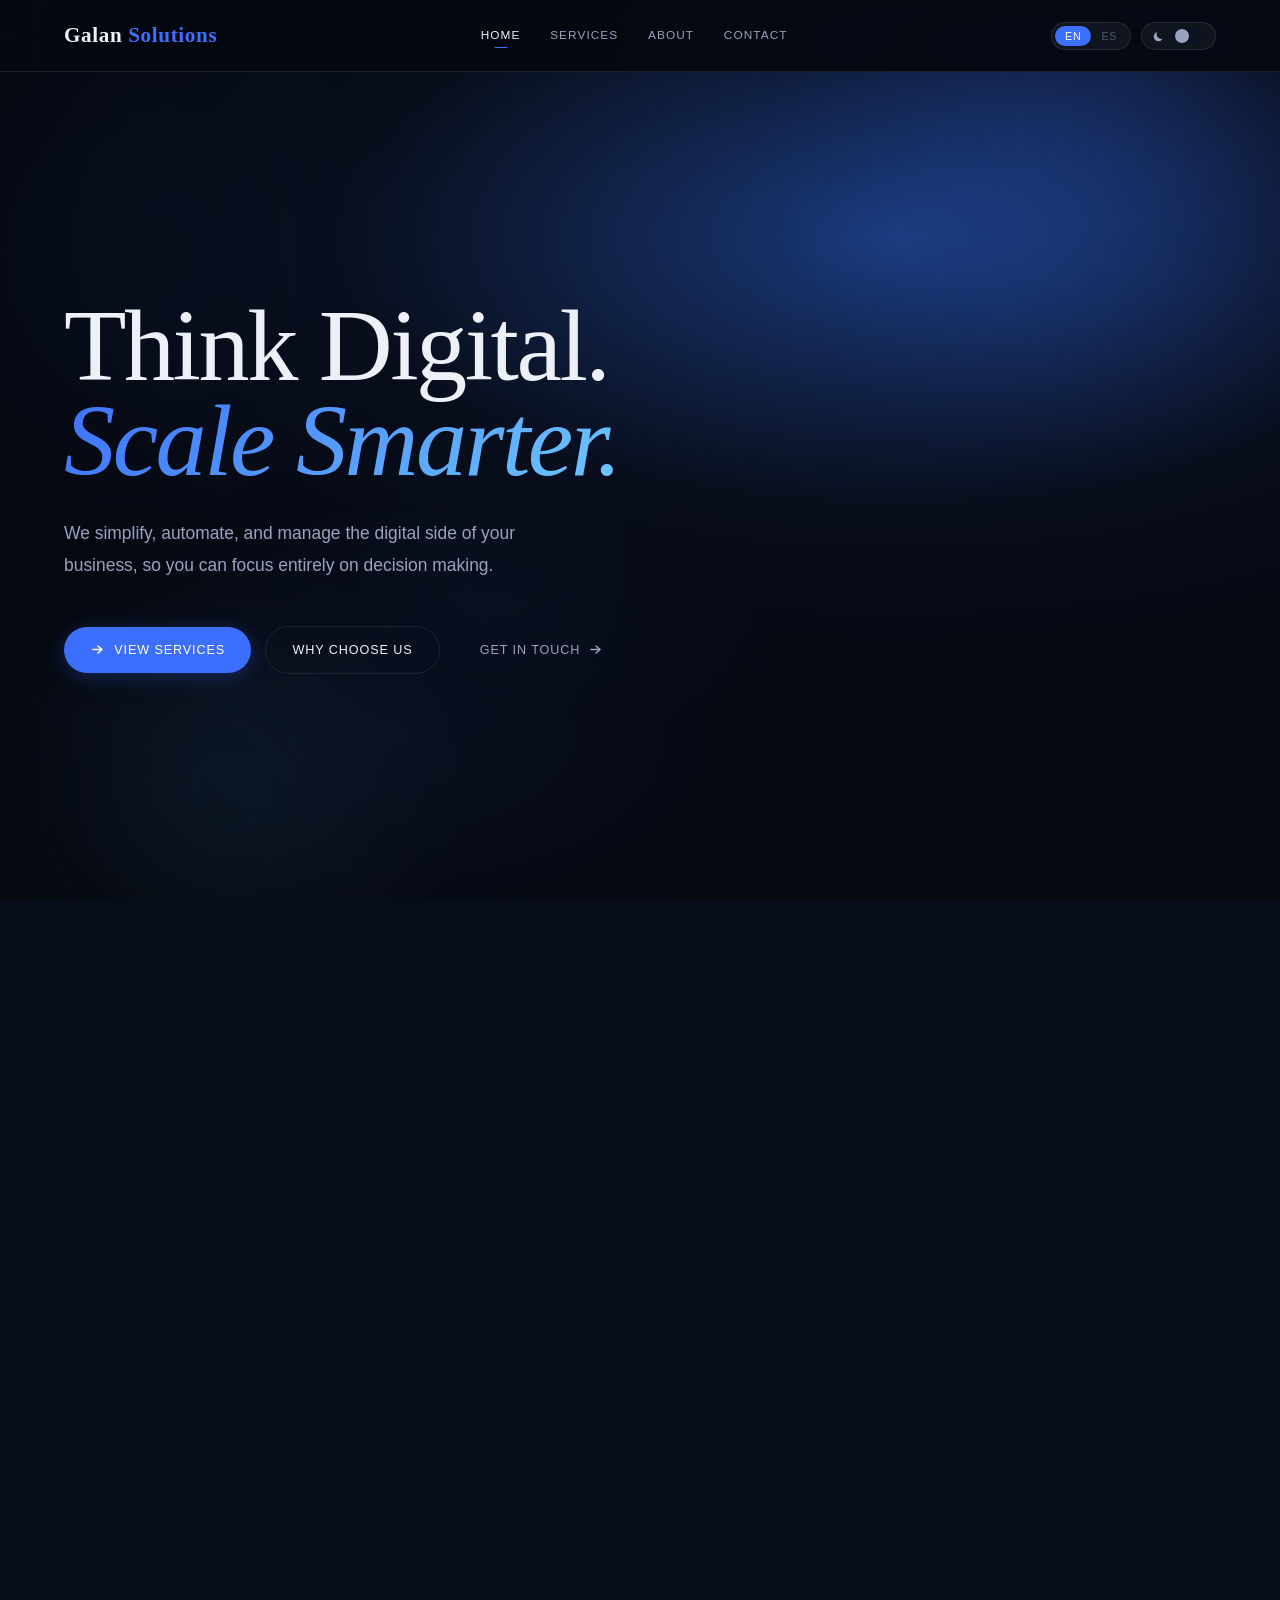
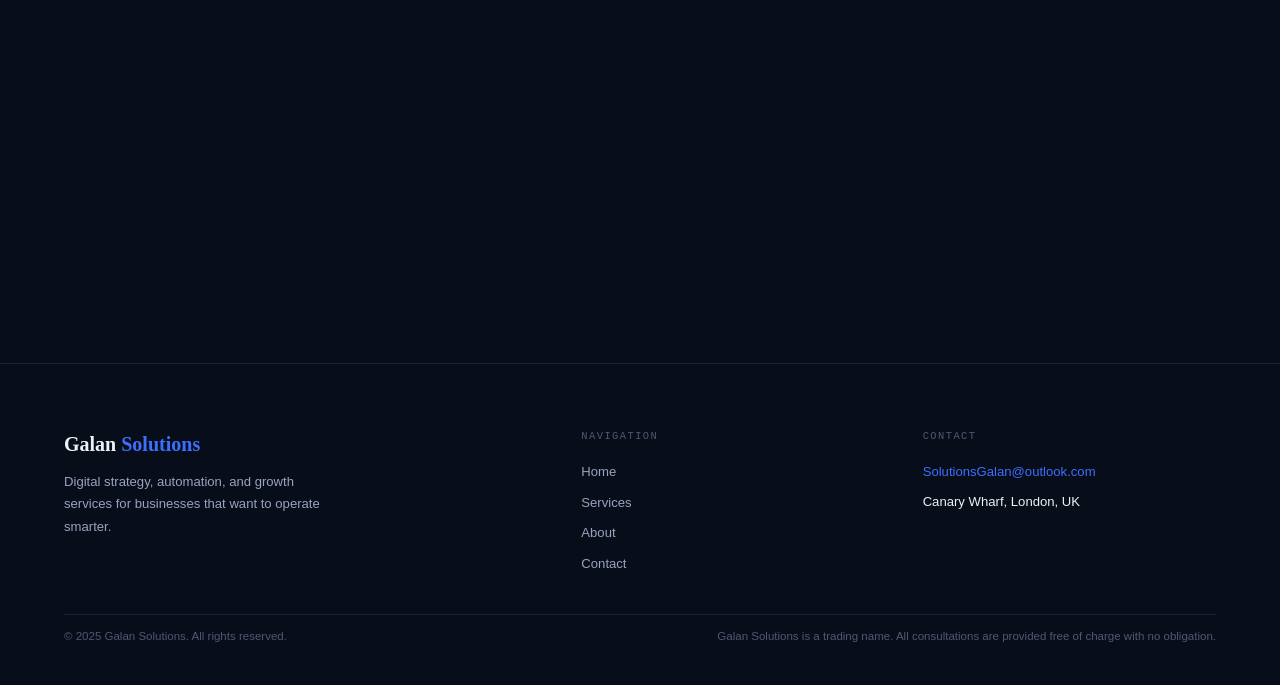
<file: index.html>
<!DOCTYPE html>
<html lang="en">
<head>
<meta charset="UTF-8"/>
<!--
  Content-Security-Policy (defence-in-depth). No 'unsafe-inline' and no
  'unsafe-eval': all JS is same-origin (theme-init.js, app.js) and all CSS is
  same-origin (styles.css) or Google Fonts. Any injected inline <script>,
  on*="" handler, or inline style is refused by the browser.
  Note: frame-ancestors / X-Frame-Options / Permissions-Policy / COOP/COEP/hCORP
  cannot be set on GitHub Pages (ignored in <meta>, no custom headers). See
  SECURITY.md. Clickjacking is mitigated by the framebusting guard in app.js.
-->
<meta http-equiv="Content-Security-Policy" content="default-src 'self'; base-uri 'self'; object-src 'none'; frame-src 'none'; worker-src 'none'; manifest-src 'self'; script-src 'self'; style-src 'self' https://fonts.googleapis.com; font-src https://fonts.gstatic.com; img-src 'self'; connect-src 'self' https://docs.google.com; form-action 'self'; upgrade-insecure-requests; block-all-mixed-content"/>
<meta name="referrer" content="no-referrer"/>
<meta name="viewport" content="width=device-width, initial-scale=1.0"/>
<title>Galan Solutions — Think Digital. Scale Smarter.</title>
<meta name="description" content="Premium digital agency helping entrepreneurs automate operations, improve marketing, and scale through AI and technology. Based in London."/>
<meta name="keywords" content="digital agency, AI automation, web design, marketing, London, business growth"/>
<meta property="og:title" content="Galan Solutions — Think Digital. Scale Smarter."/>
<meta property="og:description" content="Empowering businesses with smart digital systems that save time, streamline operations, and allow owners to focus on growth."/>
<meta property="og:type" content="website"/>
<link rel="preconnect" href="https://fonts.googleapis.com"/>
<link rel="preconnect" href="https://fonts.gstatic.com" crossorigin/>
<link href="https://fonts.googleapis.com/css2?family=Cormorant+Garamond:ital,wght@0,300;0,400;0,600;1,300;1,400&family=DM+Sans:opsz,wght@9..40,300;9..40,400;9..40,500&family=DM+Mono:wght@300;400&display=swap" rel="stylesheet"/>
<link rel="stylesheet" href="styles.css"/>
<script src="theme-init.js"></script>
</head>
<body>

<div class="overlay" id="overlay"></div>

<!-- NAV -->
<header class="nav" id="nav" role="banner">
  <a href="./" class="nav-brand"><span class="nav-brand-text">Galan <b>Solutions</b></span></a>
  <nav class="nav-links" role="navigation" aria-label="Primary">
    <a href="./" class="nav-a cur" data-sec="home">Home</a>
    <a href="services.html" class="nav-a" data-sec="services">Services</a>
    <a href="about.html" class="nav-a" data-sec="about">About</a>
    <a href="contact.html" class="nav-a" data-sec="contact">Contact</a>
  </nav>
  <div class="nav-r">
    <div class="lang-sw" role="group" aria-label="Language">
      <button class="lbtn on" data-lang="en" aria-label="English">EN</button>
      <button class="lbtn" data-lang="es" aria-label="Español">ES</button>
    </div>
    <button class="theme-btn-wrap" id="theme-btn" aria-label="Toggle theme">
      <span class="theme-icon" aria-hidden="true">
        <svg class="icon-moon" width="14" height="14" viewBox="0 0 24 24" xmlns="http://www.w3.org/2000/svg"><defs><mask id="md"><rect width="24" height="24" fill="white"/><circle cx="16" cy="9" r="8" fill="black"/></mask></defs><circle cx="11" cy="13" r="8" fill="currentColor" mask="url(#md)"/></svg>
        <svg class="icon-sun" width="14" height="14" viewBox="0 0 14 14" fill="none"><circle cx="7" cy="7" r="2.5" stroke="currentColor" stroke-width="1.3"/><path d="M7 1v1.5M7 11.5V13M1 7h1.5M11.5 7H13M3.05 3.05l1.06 1.06M9.89 9.89l1.06 1.06M3.05 10.95l1.06-1.06M9.89 4.11l1.06-1.06" stroke="currentColor" stroke-width="1.3" stroke-linecap="round"/></svg>
      </span>
      <span class="theme-sw"></span>
    </button>
    <button class="ham" id="ham" aria-label="Open menu" aria-expanded="false">
      <span></span><span></span><span></span>
    </button>
  </div>
</header>

<div class="mob-nav" id="mob-nav">
  <a href="./" class="nav-a cur" data-sec="home">Home</a>
  <a href="services.html" class="nav-a" data-sec="services">Services</a>
  <a href="about.html" class="nav-a" data-sec="about">About</a>
  <a href="contact.html" class="nav-a" data-sec="contact">Contact</a>
  <div class="mob-ctrls">
    <div class="lang-sw">
      <button class="lbtn on" data-lang="en">EN</button>
      <button class="lbtn" data-lang="es">ES</button>
    </div>
    <button class="theme-btn-wrap" id="theme-btn-m" aria-label="Toggle theme">
      <span class="theme-icon" aria-hidden="true">
        <svg class="icon-moon" width="14" height="14" viewBox="0 0 24 24" xmlns="http://www.w3.org/2000/svg"><defs><mask id="mm"><rect width="24" height="24" fill="white"/><circle cx="16" cy="9" r="8" fill="black"/></mask></defs><circle cx="11" cy="13" r="8" fill="currentColor" mask="url(#mm)"/></svg>
        <svg class="icon-sun" width="14" height="14" viewBox="0 0 14 14" fill="none"><circle cx="7" cy="7" r="2.5" stroke="currentColor" stroke-width="1.3"/><path d="M7 1v1.5M7 11.5V13M1 7h1.5M11.5 7H13M3.05 3.05l1.06 1.06M9.89 9.89l1.06 1.06M3.05 10.95l1.06-1.06M9.89 4.11l1.06-1.06" stroke="currentColor" stroke-width="1.3" stroke-linecap="round"/></svg>
      </span>
      <span class="theme-sw"></span>
    </button>
  </div>
</div>

<main class="wrap">
<section class="hero anchor" id="home" aria-label="Hero">
  <div class="hero-bg">
    <div class="orb o1"></div><div class="orb o2"></div><div class="orb o3"></div><div class="orb o4"></div>
  </div>
  <div class="hero-in">
    <h1 class="hero-h"><span id="h-l1">Think Digital.</span><br><em id="h-l2">Scale Smarter.</em></h1>
    <p class="hero-p" id="h-p">We simplify, automate, and manage the digital side of your business, so you can focus entirely on decision making.</p>
    <div class="hero-btns">
      <a href="services.html" class="btn btn-p">
        <svg width="15" height="15" viewBox="0 0 15 15" fill="none"><path d="M3 7.5h9M8 4l4 3.5L8 11" stroke="currentColor" stroke-width="1.5" stroke-linecap="round" stroke-linejoin="round"/></svg>
        <span id="h-b1">View Services</span>
      </a>
      <a href="about.html" class="btn btn-o"><span id="h-b2">Why Choose Us</span></a>
      <a href="contact.html" class="btn btn-g">
        <span id="h-b3">Get in Touch</span>
        <svg width="13" height="13" viewBox="0 0 13 13" fill="none"><path d="M2 6.5h9M7 3l4 3.5L7 10" stroke="currentColor" stroke-width="1.5" stroke-linecap="round" stroke-linejoin="round"/></svg>
      </a>
    </div>
  </div>
</section>

<!-- AI INSIGHTS -->
<section class="sec about-sec anchor" id="ai-insights">
<div class="cnt">
  <div class="lbl rv" id="ai-lbl">AI by the numbers</div>
  <h2 class="h2 rv d1" id="ai-h">The data behind <em>the shift</em></h2>
  <p class="sub rv d2" id="ai-p">AI adoption is accelerating across every business size. The gap between early movers and the rest is already measurable.</p>
  <div class="insights-grid rv d2">

    <!-- CHART 1: EU Enterprises using AI by size class -->
    <div class="card">
      <div class="chart-hd" id="c1-hd">EU enterprises using AI by size class</div>
      <div class="chart-sh" id="c1-sh">% of enterprises &middot; 2024 vs 2025 &middot; Eurostat (isoc_eb_ai)</div>
      <svg viewBox="0 0 510 282" style="width:100%;height:auto;margin-top:1.2rem;overflow:visible" role="img" aria-label="Grouped bar chart: EU enterprise AI adoption 2024 vs 2025">
        <defs>
          <linearGradient id="ga" x1="0" y1="1" x2="0" y2="0">
            <stop offset="0%"   stop-color="#0f1e90"/>
            <stop offset="100%" stop-color="#5888ff"/>
          </linearGradient>
          <linearGradient id="gs" x1="0" y1="1" x2="0" y2="0">
            <stop offset="0%"   stop-color="#0c4872"/>
            <stop offset="100%" stop-color="#6ed8ff"/>
          </linearGradient>
          <linearGradient id="gm" x1="0" y1="1" x2="0" y2="0">
            <stop offset="0%"   stop-color="#5c3300"/>
            <stop offset="100%" stop-color="#ffba35"/>
          </linearGradient>
          <linearGradient id="gl" x1="0" y1="1" x2="0" y2="0">
            <stop offset="0%"   stop-color="#580000"/>
            <stop offset="100%" stop-color="#ff5252"/>
          </linearGradient>
          <filter id="vg" x="-130%" y="-55%" width="360%" height="210%">
            <feGaussianBlur stdDeviation="7" result="b"/>
            <feComposite in="b" in2="SourceGraphic" operator="over"/>
          </filter>
        </defs>
        <!-- Gridlines -->
        <line x1="52" y1="30"  x2="460" y2="30"  class="cgrid" stroke-width=".7" stroke-dasharray="3,5"/>
        <line x1="52" y1="65"  x2="460" y2="65"  class="cgrid" stroke-width=".7" stroke-dasharray="3,5"/>
        <line x1="52" y1="100" x2="460" y2="100" class="cgrid" stroke-width=".7" stroke-dasharray="3,5"/>
        <line x1="52" y1="135" x2="460" y2="135" class="cgrid" stroke-width=".7" stroke-dasharray="3,5"/>
        <line x1="52" y1="170" x2="460" y2="170" class="cgrid" stroke-width=".7" stroke-dasharray="3,5"/>
        <line x1="52" y1="205" x2="460" y2="205" class="cgrid" stroke-width=".7" stroke-dasharray="3,5"/>
        <line x1="52" y1="240" x2="460" y2="240" class="caxis" stroke-width="1"/>
        <!-- Y labels -->
        <text x="47" y="33"  text-anchor="end" font-size="10" font-family="DM Mono,monospace" class="ctextd">60</text>
        <text x="47" y="68"  text-anchor="end" font-size="10" font-family="DM Mono,monospace" class="ctextd">50</text>
        <text x="47" y="103" text-anchor="end" font-size="10" font-family="DM Mono,monospace" class="ctextd">40</text>
        <text x="47" y="138" text-anchor="end" font-size="10" font-family="DM Mono,monospace" class="ctextd">30</text>
        <text x="47" y="173" text-anchor="end" font-size="10" font-family="DM Mono,monospace" class="ctextd">20</text>
        <text x="47" y="208" text-anchor="end" font-size="10" font-family="DM Mono,monospace" class="ctextd">10</text>
        <text x="47" y="243" text-anchor="end" font-size="10" font-family="DM Mono,monospace" class="ctextd">0</text>
        <!-- Group divider -->
        <line x1="253" y1="35" x2="253" y2="240" stroke="rgba(255,255,255,.05)" stroke-width="1" stroke-dasharray="4,8"/>
        <!-- 2024: All 13.48 h=47 top=193 -->
        <path d="M 55,240 L 55,198 A 5,5,0,0,1,60,193 L 92,193 A 5,5,0,0,1,97,198 L 97,240 Z" fill="#3d6fff" filter="url(#vg)" opacity="0.45"/>
        <path d="M 55,240 L 55,198 A 5,5,0,0,1,60,193 L 92,193 A 5,5,0,0,1,97,198 L 97,240 Z" fill="url(#ga)"/>
        <rect x="60" y="193" width="32" height="3.5" rx="1.75" fill="rgba(255,255,255,.22)"/>
        <text x="76" y="187" text-anchor="middle" font-size="9.5" font-family="DM Mono,monospace" class="ctext">13.5</text>
        <!-- 2024: Small 11.21 h=39 top=201 -->
        <path d="M 103,240 L 103,206 A 5,5,0,0,1,108,201 L 140,201 A 5,5,0,0,1,145,206 L 145,240 Z" fill="#5bc8ef" filter="url(#vg)" opacity="0.33"/>
        <path d="M 103,240 L 103,206 A 5,5,0,0,1,108,201 L 140,201 A 5,5,0,0,1,145,206 L 145,240 Z" fill="url(#gs)"/>
        <rect x="108" y="201" width="32" height="3.5" rx="1.75" fill="rgba(255,255,255,.22)"/>
        <text x="124" y="195" text-anchor="middle" font-size="9.5" font-family="DM Mono,monospace" class="ctext">11.2</text>
        <!-- 2024: Medium 20.97 h=73 top=167 -->
        <path d="M 151,240 L 151,172 A 5,5,0,0,1,156,167 L 188,167 A 5,5,0,0,1,193,172 L 193,240 Z" fill="#e8a020" filter="url(#vg)" opacity="0.4"/>
        <path d="M 151,240 L 151,172 A 5,5,0,0,1,156,167 L 188,167 A 5,5,0,0,1,193,172 L 193,240 Z" fill="url(#gm)"/>
        <rect x="156" y="167" width="32" height="3.5" rx="1.75" fill="rgba(255,255,255,.22)"/>
        <text x="172" y="161" text-anchor="middle" font-size="9.5" font-family="DM Mono,monospace" class="ctext">21.0</text>
        <!-- 2024: Large 41.17 h=144 top=96 -->
        <path d="M 199,240 L 199,101 A 5,5,0,0,1,204,96 L 236,96 A 5,5,0,0,1,241,101 L 241,240 Z" fill="#e04040" filter="url(#vg)" opacity="0.45"/>
        <path d="M 199,240 L 199,101 A 5,5,0,0,1,204,96 L 236,96 A 5,5,0,0,1,241,101 L 241,240 Z" fill="url(#gl)"/>
        <rect x="204" y="96"  width="32" height="3.5" rx="1.75" fill="rgba(255,255,255,.22)"/>
        <text x="220" y="90"  text-anchor="middle" font-size="9.5" font-family="DM Mono,monospace" class="ctext">41.2</text>
        <text x="148" y="257" text-anchor="middle" font-size="12" font-family="DM Sans,sans-serif" letter-spacing=".04em" class="ctext">2024</text>
        <!-- 2025: All 17.00 h=60 top=180 -->
        <path d="M 265,240 L 265,185 A 5,5,0,0,1,270,180 L 302,180 A 5,5,0,0,1,307,185 L 307,240 Z" fill="#3d6fff" filter="url(#vg)" opacity="0.45"/>
        <path d="M 265,240 L 265,185 A 5,5,0,0,1,270,180 L 302,180 A 5,5,0,0,1,307,185 L 307,240 Z" fill="url(#ga)"/>
        <rect x="270" y="180" width="32" height="3.5" rx="1.75" fill="rgba(255,255,255,.22)"/>
        <text x="286" y="174" text-anchor="middle" font-size="9.5" font-family="DM Mono,monospace" class="ctext">17.0</text>
        <!-- 2025: Small 19.95 h=70 top=170 -->
        <path d="M 313,240 L 313,175 A 5,5,0,0,1,318,170 L 350,170 A 5,5,0,0,1,355,175 L 355,240 Z" fill="#5bc8ef" filter="url(#vg)" opacity="0.33"/>
        <path d="M 313,240 L 313,175 A 5,5,0,0,1,318,170 L 350,170 A 5,5,0,0,1,355,175 L 355,240 Z" fill="url(#gs)"/>
        <rect x="318" y="170" width="32" height="3.5" rx="1.75" fill="rgba(255,255,255,.22)"/>
        <text x="334" y="164" text-anchor="middle" font-size="9.5" font-family="DM Mono,monospace" class="ctext">20.0</text>
        <!-- 2025: Medium 30.36 h=106 top=134 -->
        <path d="M 361,240 L 361,139 A 5,5,0,0,1,366,134 L 398,134 A 5,5,0,0,1,403,139 L 403,240 Z" fill="#e8a020" filter="url(#vg)" opacity="0.4"/>
        <path d="M 361,240 L 361,139 A 5,5,0,0,1,366,134 L 398,134 A 5,5,0,0,1,403,139 L 403,240 Z" fill="url(#gm)"/>
        <rect x="366" y="134" width="32" height="3.5" rx="1.75" fill="rgba(255,255,255,.22)"/>
        <text x="382" y="128" text-anchor="middle" font-size="9.5" font-family="DM Mono,monospace" class="ctext">30.4</text>
        <!-- 2025: Large 55.03 h=193 top=47 -->
        <path d="M 409,240 L 409,52 A 5,5,0,0,1,414,47 L 446,47 A 5,5,0,0,1,451,52 L 451,240 Z" fill="#e04040" filter="url(#vg)" opacity="0.45"/>
        <path d="M 409,240 L 409,52 A 5,5,0,0,1,414,47 L 446,47 A 5,5,0,0,1,451,52 L 451,240 Z" fill="url(#gl)"/>
        <rect x="414" y="47"  width="32" height="3.5" rx="1.75" fill="rgba(255,255,255,.22)"/>
        <text x="430" y="41"  text-anchor="middle" font-size="9.5" font-family="DM Mono,monospace" class="ctext">55.0</text>
        <text x="358" y="257" text-anchor="middle" font-size="12" font-family="DM Sans,sans-serif" letter-spacing=".04em" class="ctext">2025</text>
        <!-- Legend -->
        <circle cx="56"  cy="272" r="5.5" fill="url(#ga)"/>
        <text   x="65"  y="276" font-size="10" font-family="DM Sans,sans-serif" class="ctext" id="c1-all">All enterprises</text>
        <circle cx="170" cy="272" r="5.5" fill="url(#gs)"/>
        <text   x="179" y="276" font-size="10" font-family="DM Sans,sans-serif" class="ctext" id="c1-sm">Small</text>
        <circle cx="236" cy="272" r="5.5" fill="url(#gm)"/>
        <text   x="245" y="276" font-size="10" font-family="DM Sans,sans-serif" class="ctext" id="c1-md">Medium</text>
        <circle cx="315" cy="272" r="5.5" fill="url(#gl)"/>
        <text   x="324" y="276" font-size="10" font-family="DM Sans,sans-serif" class="ctext" id="c1-lg">Large</text>
      </svg>
    </div>

    <!-- CHART 2: AI benefits in developer workflow -->
    <div class="card">
      <div class="chart-hd" id="c2-hd">Benefits of AI in the development workflow</div>
      <div class="chart-sh" id="c2-sh">% of developers worldwide &middot; 2024 &middot; Stack Overflow / Statista</div>
      <svg viewBox="0 0 540 248" style="width:100%;height:auto;margin-top:1.2rem" role="img" aria-label="Horizontal bar chart: AI workflow benefits for developers">
        <defs>
          <linearGradient id="bh" x1="0" y1="0" x2="1" y2="0">
            <stop offset="0%"   stop-color="#0c1cb8"/>
            <stop offset="55%"  stop-color="#3d6fff"/>
            <stop offset="100%" stop-color="#68d4ff"/>
          </linearGradient>
          <filter id="hg" x="-3%" y="-250%" width="106%" height="600%">
            <feGaussianBlur stdDeviation="2 10" result="b"/>
            <feComposite in="b" in2="SourceGraphic" operator="over"/>
          </filter>
        </defs>
        <!-- Axes -->
        <line x1="155" y1="8"   x2="155" y2="228" class="caxis" stroke-width="1"/>
        <line x1="155" y1="228" x2="512" y2="228" class="caxis" stroke-width="1"/>
        <!-- Grid verticals at 30%=273, 60%=392, 90%=510 -->
        <line x1="273" y1="8" x2="273" y2="228" class="cgrid" stroke-width=".7" stroke-dasharray="3,5"/>
        <line x1="392" y1="8" x2="392" y2="228" class="cgrid" stroke-width=".7" stroke-dasharray="3,5"/>
        <line x1="510" y1="8" x2="510" y2="228" class="cgrid" stroke-width=".7" stroke-dasharray="3,5"/>
        <!-- X labels -->
        <text x="155" y="241" text-anchor="middle" font-size="9.5" font-family="DM Mono,monospace" class="ctextd">0%</text>
        <text x="273" y="241" text-anchor="middle" font-size="9.5" font-family="DM Mono,monospace" class="ctextd">30%</text>
        <text x="392" y="241" text-anchor="middle" font-size="9.5" font-family="DM Mono,monospace" class="ctextd">60%</text>
        <text x="510" y="241" text-anchor="middle" font-size="9.5" font-family="DM Mono,monospace" class="ctextd">90%</text>
        <!-- Row 1: Increase productivity 81% w=320 -->
        <rect x="155" y="12"  width="355" height="18" rx="9" fill="rgba(61,111,255,.09)"/>
        <rect x="155" y="12"  width="320" height="18" rx="9" fill="#2244e0" filter="url(#hg)" opacity="0.52"/>
        <rect x="155" y="12"  width="320" height="18" rx="9" fill="url(#bh)"/>
        <rect x="159" y="13"  width="65"  height="6"  rx="3" fill="rgba(255,255,255,.16)"/>
        <text x="150" y="25"  text-anchor="end" font-size="9.5" font-family="DM Sans,sans-serif" class="ctext" id="c2-r1">Increase productivity</text>
        <text x="480" y="25"  font-size="9.5" font-family="DM Mono,monospace" fill="#5888ff">81%</text>
        <!-- Row 2: Speed up learning 62.4% w=246 -->
        <rect x="155" y="50"  width="355" height="18" rx="9" fill="rgba(61,111,255,.09)"/>
        <rect x="155" y="50"  width="246" height="18" rx="9" fill="#2244e0" filter="url(#hg)" opacity="0.52"/>
        <rect x="155" y="50"  width="246" height="18" rx="9" fill="url(#bh)"/>
        <rect x="159" y="51"  width="50"  height="6"  rx="3" fill="rgba(255,255,255,.16)"/>
        <text x="150" y="63"  text-anchor="end" font-size="9.5" font-family="DM Sans,sans-serif" class="ctext" id="c2-r2">Speed up learning</text>
        <text x="406" y="63"  font-size="9.5" font-family="DM Mono,monospace" fill="#5888ff">62.4%</text>
        <!-- Row 3: Greater efficiency 58.5% w=231 -->
        <rect x="155" y="88"  width="355" height="18" rx="9" fill="rgba(61,111,255,.09)"/>
        <rect x="155" y="88"  width="231" height="18" rx="9" fill="#2244e0" filter="url(#hg)" opacity="0.52"/>
        <rect x="155" y="88"  width="231" height="18" rx="9" fill="url(#bh)"/>
        <rect x="159" y="89"  width="47"  height="6"  rx="3" fill="rgba(255,255,255,.16)"/>
        <text x="150" y="101" text-anchor="end" font-size="9.5" font-family="DM Sans,sans-serif" class="ctext" id="c2-r3">Greater efficiency</text>
        <text x="391" y="101" font-size="9.5" font-family="DM Mono,monospace" fill="#5888ff">58.5%</text>
        <!-- Row 4: Improve accuracy 30.3% w=120 -->
        <rect x="155" y="126" width="355" height="18" rx="9" fill="rgba(61,111,255,.09)"/>
        <rect x="155" y="126" width="120" height="18" rx="9" fill="#2244e0" filter="url(#hg)" opacity="0.52"/>
        <rect x="155" y="126" width="120" height="18" rx="9" fill="url(#bh)"/>
        <rect x="159" y="127" width="24"  height="6"  rx="3" fill="rgba(255,255,255,.16)"/>
        <text x="150" y="139" text-anchor="end" font-size="9.5" font-family="DM Sans,sans-serif" class="ctext" id="c2-r4">Improve accuracy</text>
        <text x="280" y="139" font-size="9.5" font-family="DM Mono,monospace" fill="#5888ff">30.3%</text>
        <!-- Row 5: Manageable workload 25% w=99 -->
        <rect x="155" y="164" width="355" height="18" rx="9" fill="rgba(61,111,255,.09)"/>
        <rect x="155" y="164" width="99"  height="18" rx="9" fill="#2244e0" filter="url(#hg)" opacity="0.52"/>
        <rect x="155" y="164" width="99"  height="18" rx="9" fill="url(#bh)"/>
        <rect x="159" y="165" width="20"  height="6"  rx="3" fill="rgba(255,255,255,.16)"/>
        <text x="150" y="177" text-anchor="end" font-size="9.5" font-family="DM Sans,sans-serif" class="ctext" id="c2-r5">Manageable workload</text>
        <text x="259" y="177" font-size="9.5" font-family="DM Mono,monospace" fill="#5888ff">25%</text>
        <!-- Row 6: Improve collaboration 7.8% w=31 -->
        <rect x="155" y="202" width="355" height="18" rx="9" fill="rgba(61,111,255,.09)"/>
        <rect x="155" y="202" width="31"  height="18" rx="9" fill="#2244e0" filter="url(#hg)" opacity="0.52"/>
        <rect x="155" y="202" width="31"  height="18" rx="9" fill="url(#bh)"/>
        <rect x="159" y="203" width="6"   height="6"  rx="3" fill="rgba(255,255,255,.16)"/>
        <text x="150" y="215" text-anchor="end" font-size="9.5" font-family="DM Sans,sans-serif" class="ctext" id="c2-r6">Improve collaboration</text>
        <text x="191" y="215" font-size="9.5" font-family="DM Mono,monospace" fill="#5888ff">7.8%</text>
      </svg>
    </div>

  </div>

  <!-- HBR Quote -->
  <div class="insight-quote rv d3">
    <blockquote id="ai-quote">"Sophisticated AI use emerges when people learn how to frame problems clearly, guide model reasoning, evaluate outputs critically, and apply AI flexibly across their work."</blockquote>
    <cite id="ai-cite">— Nick Hallman, Zach Kowaleski, Anu Puvvada, and Jaime J. Schmidt, <em>What the Best AI Users Do Differently—and How to Level Up All of Your Employees</em>, Harvard Business Review, March 19, 2026.</cite>
  </div>
</div>
</section>
</main>

<!-- FOOTER -->
<footer role="contentinfo">
  <div class="ft-in">
    <div>
      <div class="ft-brand">Galan <b>Solutions</b></div>
      <p class="ft-tag" id="ft-tag">Digital strategy, automation, and growth services for businesses that want to operate smarter.</p>
    </div>
    <div>
      <div class="ft-col-title" id="ft-nav-title">Navigation</div>
      <nav class="ft-links" aria-label="Footer navigation">
        <a href="./" class="ft-lnk" id="ft1">Home</a>
        <a href="services.html" class="ft-lnk" id="ft2">Services</a>
        <a href="about.html" class="ft-lnk" id="ft3">About</a>
        <a href="contact.html" class="ft-lnk" id="ft4">Contact</a>
      </nav>
    </div>
    <div>
      <div class="ft-col-title" id="ft-contact-title">Contact</div>
      <div class="ft-contact-item"><a href="mailto:SolutionsGalan@outlook.com">SolutionsGalan@outlook.com</a></div>
      <div class="ft-contact-item mt-045" id="ft-loc">Canary Wharf, London, UK</div>
    </div>
  </div>
  <hr class="ft-divider"/>
  <div class="ft-bot">
    <span id="ft-copy">&#169; 2025 Galan Solutions. All rights reserved.</span>
    <span class="ft-disclaimer" id="ft-disclaimer">Galan Solutions is a trading name. All consultations are provided free of charge with no obligation.</span>
  </div>
</footer>

<script src="app.js" defer></script>
</body>
</html>
</file>
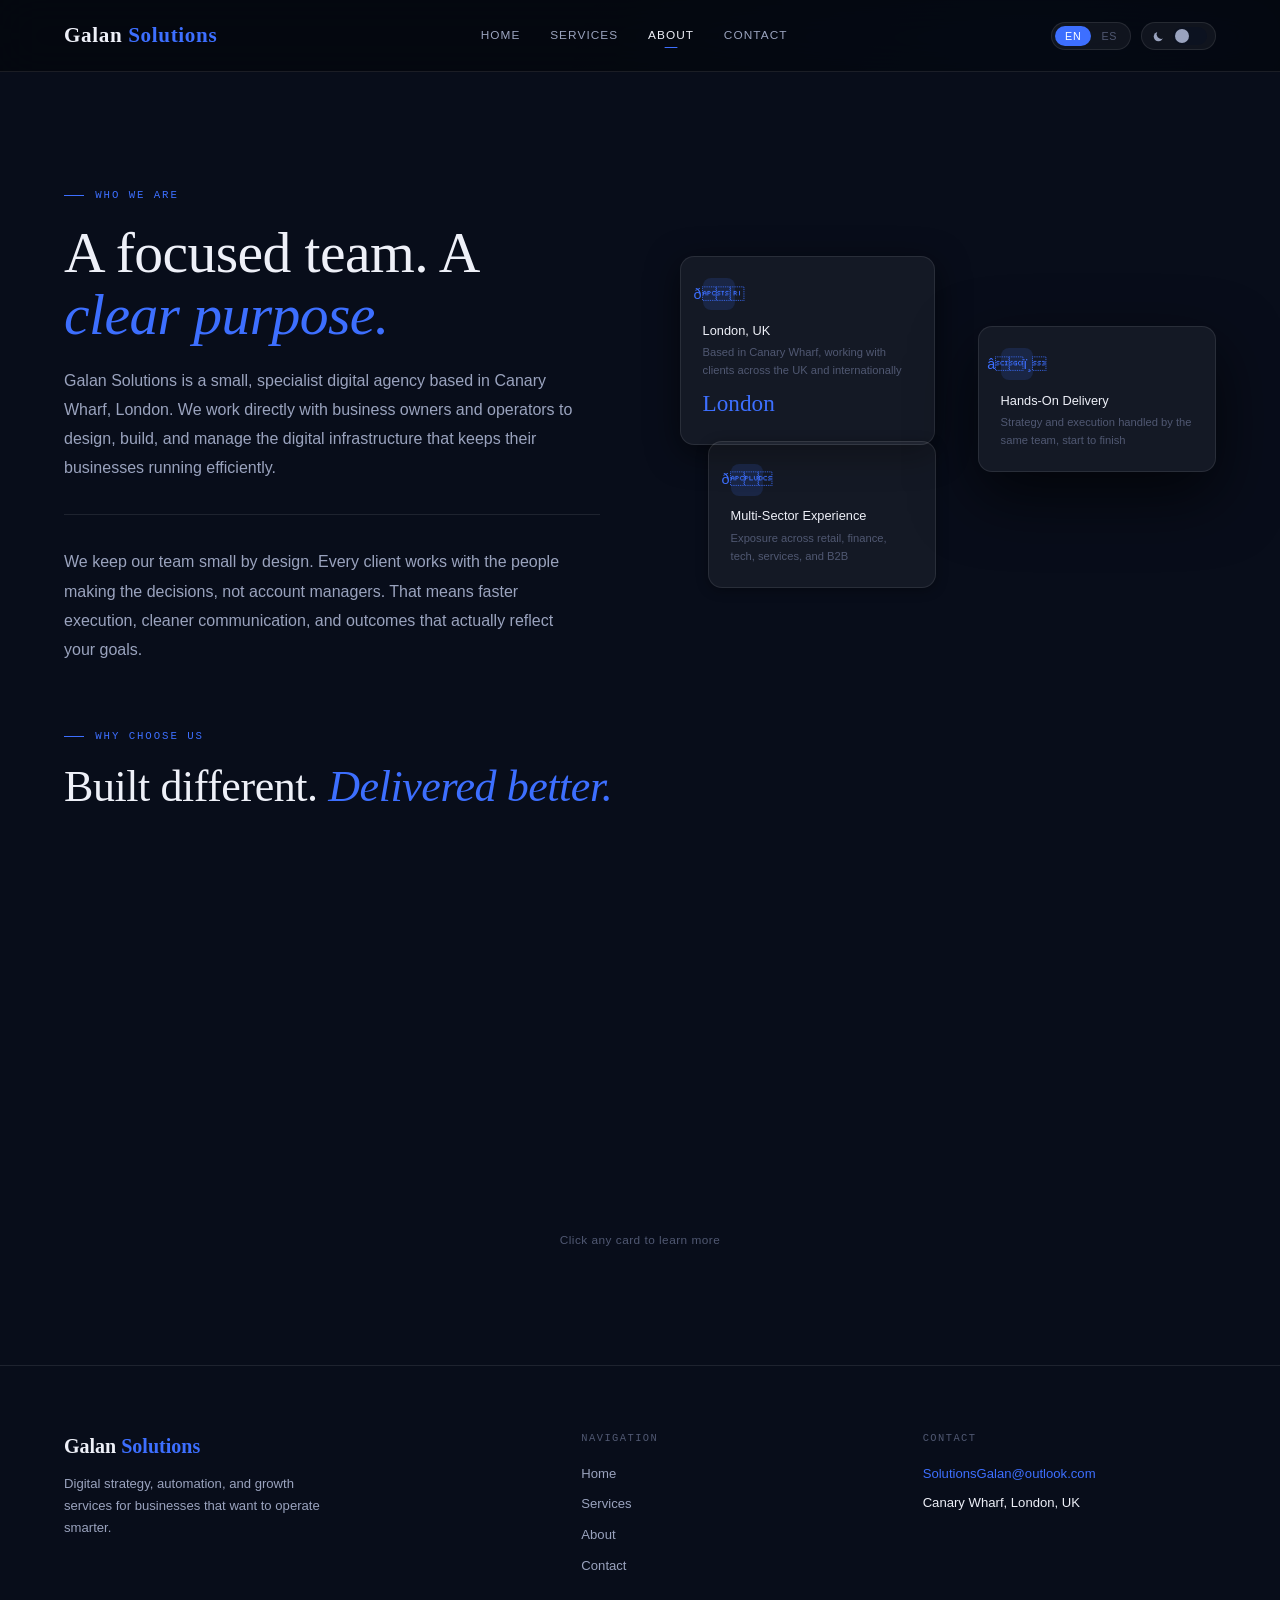
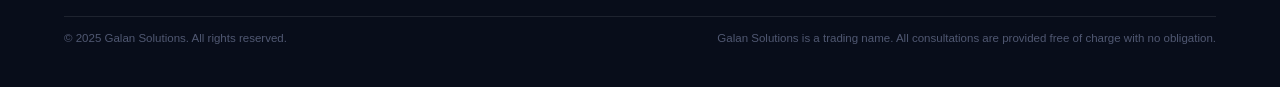
<file: about.html>
<!DOCTYPE html>
<html lang="en">
<head>
<meta charset="UTF-8"/>
<meta http-equiv="Content-Security-Policy" content="default-src 'self'; base-uri 'self'; object-src 'none'; frame-src 'none'; worker-src 'none'; manifest-src 'self'; script-src 'self'; style-src 'self' https://fonts.googleapis.com; font-src https://fonts.gstatic.com; img-src 'self'; connect-src 'self' https://docs.google.com; form-action 'self'; upgrade-insecure-requests; block-all-mixed-content"/>
<meta name="referrer" content="no-referrer"/>
<meta name="viewport" content="width=device-width, initial-scale=1.0"/>
<title>Galan Solutions â Think Digital. Scale Smarter.</title>
<meta name="description" content="Premium digital agency helping entrepreneurs automate operations, improve marketing, and scale through AI and technology. Based in London."/>
<meta name="keywords" content="digital agency, AI automation, web design, marketing, London, business growth"/>
<meta property="og:title" content="Galan Solutions â Think Digital. Scale Smarter."/>
<meta property="og:description" content="Empowering businesses with smart digital systems that save time, streamline operations, and allow owners to focus on growth."/>
<meta property="og:type" content="website"/>
<link rel="preconnect" href="https://fonts.googleapis.com"/>
<link rel="preconnect" href="https://fonts.gstatic.com" crossorigin/>
<link href="https://fonts.googleapis.com/css2?family=Cormorant+Garamond:ital,wght@0,300;0,400;0,600;1,300;1,400&family=DM+Sans:opsz,wght@9..40,300;9..40,400;9..40,500&family=DM+Mono:wght@300;400&display=swap" rel="stylesheet"/>
<link rel="stylesheet" href="styles.css"/>
<script src="theme-init.js"></script>
</head>
<body>

<div class="overlay" id="overlay"></div>

<!-- NAV -->
<header class="nav" id="nav" role="banner">
  <a href="./" class="nav-brand"><span class="nav-brand-text">Galan <b>Solutions</b></span></a>
  <nav class="nav-links" role="navigation" aria-label="Primary">
    <a href="./" class="nav-a" data-sec="home">Home</a>
    <a href="services.html" class="nav-a" data-sec="services">Services</a>
    <a href="about.html" class="nav-a cur" data-sec="about">About</a>
    <a href="contact.html" class="nav-a" data-sec="contact">Contact</a>
  </nav>
  <div class="nav-r">
    <div class="lang-sw" role="group" aria-label="Language">
      <button class="lbtn on" data-lang="en" aria-label="English">EN</button>
      <button class="lbtn" data-lang="es" aria-label="EspaÃ±ol">ES</button>
    </div>
    <button class="theme-btn-wrap" id="theme-btn" aria-label="Toggle theme">
      <span class="theme-icon" aria-hidden="true">
        <svg class="icon-moon" width="14" height="14" viewBox="0 0 24 24" xmlns="http://www.w3.org/2000/svg"><defs><mask id="md"><rect width="24" height="24" fill="white"/><circle cx="16" cy="9" r="8" fill="black"/></mask></defs><circle cx="11" cy="13" r="8" fill="currentColor" mask="url(#md)"/></svg>
        <svg class="icon-sun" width="14" height="14" viewBox="0 0 14 14" fill="none"><circle cx="7" cy="7" r="2.5" stroke="currentColor" stroke-width="1.3"/><path d="M7 1v1.5M7 11.5V13M1 7h1.5M11.5 7H13M3.05 3.05l1.06 1.06M9.89 9.89l1.06 1.06M3.05 10.95l1.06-1.06M9.89 4.11l1.06-1.06" stroke="currentColor" stroke-width="1.3" stroke-linecap="round"/></svg>
      </span>
      <span class="theme-sw"></span>
    </button>
    <button class="ham" id="ham" aria-label="Open menu" aria-expanded="false">
      <span></span><span></span><span></span>
    </button>
  </div>
</header>

<div class="mob-nav" id="mob-nav">
  <a href="./" class="nav-a" data-sec="home">Home</a>
  <a href="services.html" class="nav-a" data-sec="services">Services</a>
  <a href="about.html" class="nav-a cur" data-sec="about">About</a>
  <a href="contact.html" class="nav-a" data-sec="contact">Contact</a>
  <div class="mob-ctrls">
    <div class="lang-sw">
      <button class="lbtn on" data-lang="en">EN</button>
      <button class="lbtn" data-lang="es">ES</button>
    </div>
    <button class="theme-btn-wrap" id="theme-btn-m" aria-label="Toggle theme">
      <span class="theme-icon" aria-hidden="true">
        <svg class="icon-moon" width="14" height="14" viewBox="0 0 24 24" xmlns="http://www.w3.org/2000/svg"><defs><mask id="mm"><rect width="24" height="24" fill="white"/><circle cx="16" cy="9" r="8" fill="black"/></mask></defs><circle cx="11" cy="13" r="8" fill="currentColor" mask="url(#mm)"/></svg>
        <svg class="icon-sun" width="14" height="14" viewBox="0 0 14 14" fill="none"><circle cx="7" cy="7" r="2.5" stroke="currentColor" stroke-width="1.3"/><path d="M7 1v1.5M7 11.5V13M1 7h1.5M11.5 7H13M3.05 3.05l1.06 1.06M9.89 9.89l1.06 1.06M3.05 10.95l1.06-1.06M9.89 4.11l1.06-1.06" stroke="currentColor" stroke-width="1.3" stroke-linecap="round"/></svg>
      </span>
      <span class="theme-sw"></span>
    </button>
  </div>
</div>

<main class="wrap">
<section class="sec anchor about-sec" id="about" aria-labelledby="ab-h">
  <div class="cnt">
    <div class="intro-g">
      <div>
        <div class="lbl rv" id="ab-lbl">Who We Are</div>
        <h2 class="h2 rv d1" id="ab-h">A focused team. A <em>clear purpose.</em></h2>
        <p class="sub rv d2" id="ab-p">Galan Solutions is a small, specialist digital agency based in Canary Wharf, London. We work directly with business owners and operators to design, build, and manage the digital infrastructure that keeps their businesses running efficiently.</p>
        <div class="sec-div rv d3"></div>
        <p class="sub rv d3" id="ab-p2">We keep our team small by design. Every client works with the people making the decisions, not account managers. That means faster execution, cleaner communication, and outcomes that actually reflect your goals.</p>
      </div>
      <div class="float-cards rv d2" aria-hidden="true">
        <div class="fc"><div class="fc-ico">ð</div><div class="fc-t" id="fc1t">London, UK</div><div class="fc-d" id="fc1d">Based in Canary Wharf, working with clients across the UK and internationally</div><div class="fc-n">London</div></div>
        <div class="fc"><div class="fc-ico">âï¸</div><div class="fc-t" id="fc2t">Hands-On Delivery</div><div class="fc-d" id="fc2d">Strategy and execution handled by the same team, start to finish</div></div>
        <div class="fc"><div class="fc-ico">ð</div><div class="fc-t" id="fc3t">Multi-Sector Experience</div><div class="fc-d" id="fc3d">Exposure across retail, finance, tech, services, and B2B</div></div>
      </div>
    </div>

    <div class="lbl rv mt-4r" id="why-lbl">Why Choose Us</div>
    <h3 class="h2 rv d1 fs-why" id="why-h">Built different. <em>Delivered better.</em></h3>
    <div class="svc-grid why-grid">
      <article class="card svc-card rv d1" aria-expanded="false">
        <div class="svc-name" id="w1t">Small Team, Direct Access</div>
        <div class="svc-short" id="w1s">No layers between you and the people doing the work.</div>
        <div class="svc-exp"><div class="svc-detail" id="w1d">You work with the people doing the work. No layers, no handoffs, no miscommunication between what was agreed and what gets built. Every decision is made by the same people executing it.</div></div>
      </article>
      <article class="card svc-card rv d2" aria-expanded="false">
        <div class="svc-name" id="w2t">End-to-End Ownership</div>
        <div class="svc-short" id="w2s">One point of contact. Complete accountability at every stage.</div>
        <div class="svc-exp"><div class="svc-detail" id="w2d">We take full responsibility for strategy, execution, and results. One point of contact, complete accountability, clear deliverables at every stage. You always know where things stand and what comes next.</div></div>
      </article>
      <article class="card svc-card rv d3" aria-expanded="false">
        <div class="svc-name" id="w3t">Technology Built In</div>
        <div class="svc-short" id="w3s">AI and automation are part of every solution, not bolt-ons.</div>
        <div class="svc-exp"><div class="svc-detail" id="w3d">AI, automation, and smart systems are part of how we work, not extras we add on request. Every solution is designed to scale without proportional cost increases, so growth doesn't mean hiring more people to manage more tools.</div></div>
      </article>
      <article class="card svc-card rv d4" aria-expanded="false">
        <div class="svc-name" id="w4t">Free Consultation</div>
        <div class="svc-short" id="w4s">We assess your situation before asking for any commitment.</div>
        <div class="svc-exp"><div class="svc-detail" id="w4d">Every engagement starts with a no-cost consultation. We assess your situation, outline what we can do, and only move forward if there's a genuine fit. No pressure, no obligation, just clarity on whether we're the right team for you.</div></div>
      </article>
    </div>
    <p class="svc-hint" id="why-hint">Click any card to learn more</p>
  </div>
</section>
</main>

<!-- FOOTER -->
<footer role="contentinfo">
  <div class="ft-in">
    <div>
      <div class="ft-brand">Galan <b>Solutions</b></div>
      <p class="ft-tag" id="ft-tag">Digital strategy, automation, and growth services for businesses that want to operate smarter.</p>
    </div>
    <div>
      <div class="ft-col-title" id="ft-nav-title">Navigation</div>
      <nav class="ft-links" aria-label="Footer navigation">
        <a href="./" class="ft-lnk" id="ft1">Home</a>
        <a href="services.html" class="ft-lnk" id="ft2">Services</a>
        <a href="about.html" class="ft-lnk" id="ft3">About</a>
        <a href="contact.html" class="ft-lnk" id="ft4">Contact</a>
      </nav>
    </div>
    <div>
      <div class="ft-col-title" id="ft-contact-title">Contact</div>
      <div class="ft-contact-item"><a href="mailto:SolutionsGalan@outlook.com">SolutionsGalan@outlook.com</a></div>
      <div class="ft-contact-item mt-045" id="ft-loc">Canary Wharf, London, UK</div>
    </div>
  </div>
  <hr class="ft-divider"/>
  <div class="ft-bot">
    <span id="ft-copy">Â© 2025 Galan Solutions. All rights reserved.</span>
    <span class="ft-disclaimer" id="ft-disclaimer">Galan Solutions is a trading name. All consultations are provided free of charge with no obligation.</span>
  </div>
</footer>

<script src="app.js" defer></script>
</body>
</html>
</file>
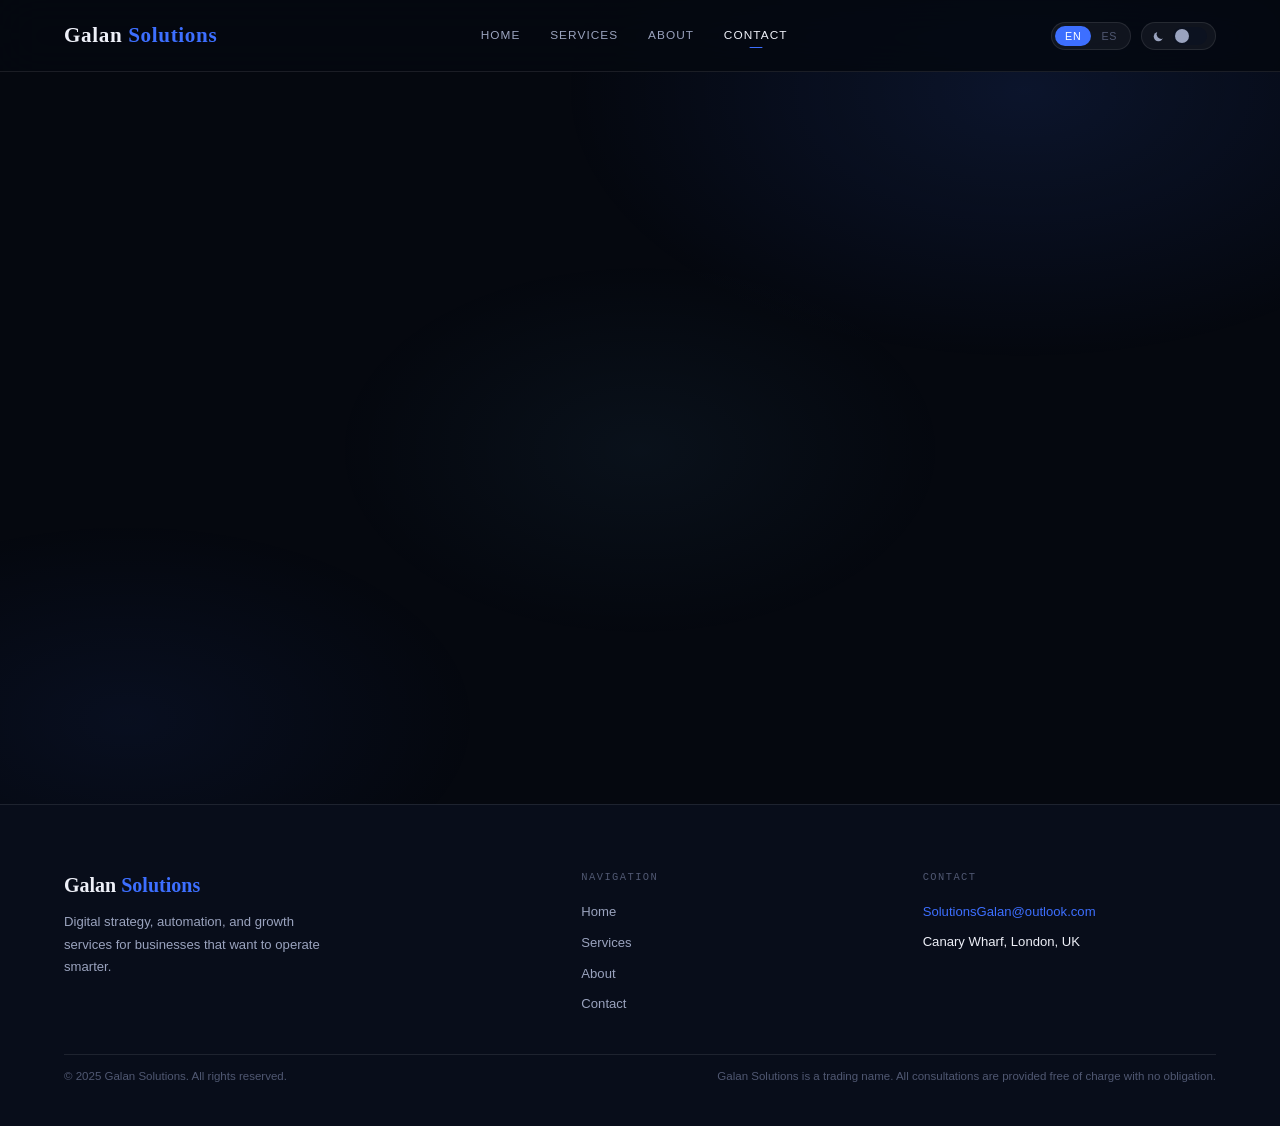
<file: contact.html>
<!DOCTYPE html>
<html lang="en">
<head>
<meta charset="UTF-8"/>
<meta http-equiv="Content-Security-Policy" content="default-src 'self'; base-uri 'self'; object-src 'none'; frame-src 'none'; worker-src 'none'; manifest-src 'self'; script-src 'self'; style-src 'self' https://fonts.googleapis.com; font-src https://fonts.gstatic.com; img-src 'self'; connect-src 'self' https://docs.google.com; form-action 'self'; upgrade-insecure-requests; block-all-mixed-content"/>
<meta name="referrer" content="no-referrer"/>
<meta name="viewport" content="width=device-width, initial-scale=1.0"/>
<title>Galan Solutions — Think Digital. Scale Smarter.</title>
<meta name="description" content="Premium digital agency helping entrepreneurs automate operations, improve marketing, and scale through AI and technology. Based in London."/>
<meta name="keywords" content="digital agency, AI automation, web design, marketing, London, business growth"/>
<meta property="og:title" content="Galan Solutions — Think Digital. Scale Smarter."/>
<meta property="og:description" content="Empowering businesses with smart digital systems that save time, streamline operations, and allow owners to focus on growth."/>
<meta property="og:type" content="website"/>
<link rel="preconnect" href="https://fonts.googleapis.com"/>
<link rel="preconnect" href="https://fonts.gstatic.com" crossorigin/>
<link href="https://fonts.googleapis.com/css2?family=Cormorant+Garamond:ital,wght@0,300;0,400;0,600;1,300;1,400&family=DM+Sans:opsz,wght@9..40,300;9..40,400;9..40,500&family=DM+Mono:wght@300;400&display=swap" rel="stylesheet"/>
<link rel="stylesheet" href="styles.css"/>
<script src="theme-init.js"></script>
</head>
<body>

<div class="overlay" id="overlay"></div>

<!-- NAV -->
<header class="nav" id="nav" role="banner">
  <a href="./" class="nav-brand"><span class="nav-brand-text">Galan <b>Solutions</b></span></a>
  <nav class="nav-links" role="navigation" aria-label="Primary">
    <a href="./" class="nav-a" data-sec="home">Home</a>
    <a href="services.html" class="nav-a" data-sec="services">Services</a>
    <a href="about.html" class="nav-a" data-sec="about">About</a>
    <a href="contact.html" class="nav-a cur" data-sec="contact">Contact</a>
  </nav>
  <div class="nav-r">
    <div class="lang-sw" role="group" aria-label="Language">
      <button class="lbtn on" data-lang="en" aria-label="English">EN</button>
      <button class="lbtn" data-lang="es" aria-label="Español">ES</button>
    </div>
    <button class="theme-btn-wrap" id="theme-btn" aria-label="Toggle theme">
      <span class="theme-icon" aria-hidden="true">
        <svg class="icon-moon" width="14" height="14" viewBox="0 0 24 24" xmlns="http://www.w3.org/2000/svg"><defs><mask id="md"><rect width="24" height="24" fill="white"/><circle cx="16" cy="9" r="8" fill="black"/></mask></defs><circle cx="11" cy="13" r="8" fill="currentColor" mask="url(#md)"/></svg>
        <svg class="icon-sun" width="14" height="14" viewBox="0 0 14 14" fill="none"><circle cx="7" cy="7" r="2.5" stroke="currentColor" stroke-width="1.3"/><path d="M7 1v1.5M7 11.5V13M1 7h1.5M11.5 7H13M3.05 3.05l1.06 1.06M9.89 9.89l1.06 1.06M3.05 10.95l1.06-1.06M9.89 4.11l1.06-1.06" stroke="currentColor" stroke-width="1.3" stroke-linecap="round"/></svg>
      </span>
      <span class="theme-sw"></span>
    </button>
    <button class="ham" id="ham" aria-label="Open menu" aria-expanded="false">
      <span></span><span></span><span></span>
    </button>
  </div>
</header>

<div class="mob-nav" id="mob-nav">
  <a href="./" class="nav-a" data-sec="home">Home</a>
  <a href="services.html" class="nav-a" data-sec="services">Services</a>
  <a href="about.html" class="nav-a" data-sec="about">About</a>
  <a href="contact.html" class="nav-a cur" data-sec="contact">Contact</a>
  <div class="mob-ctrls">
    <div class="lang-sw">
      <button class="lbtn on" data-lang="en">EN</button>
      <button class="lbtn" data-lang="es">ES</button>
    </div>
    <button class="theme-btn-wrap" id="theme-btn-m" aria-label="Toggle theme">
      <span class="theme-icon" aria-hidden="true">
        <svg class="icon-moon" width="14" height="14" viewBox="0 0 24 24" xmlns="http://www.w3.org/2000/svg"><defs><mask id="mm"><rect width="24" height="24" fill="white"/><circle cx="16" cy="9" r="8" fill="black"/></mask></defs><circle cx="11" cy="13" r="8" fill="currentColor" mask="url(#mm)"/></svg>
        <svg class="icon-sun" width="14" height="14" viewBox="0 0 14 14" fill="none"><circle cx="7" cy="7" r="2.5" stroke="currentColor" stroke-width="1.3"/><path d="M7 1v1.5M7 11.5V13M1 7h1.5M11.5 7H13M3.05 3.05l1.06 1.06M9.89 9.89l1.06 1.06M3.05 10.95l1.06-1.06M9.89 4.11l1.06-1.06" stroke="currentColor" stroke-width="1.3" stroke-linecap="round"/></svg>
      </span>
      <span class="theme-sw"></span>
    </button>
  </div>
</div>

<main class="wrap">
<section class="sec anchor" id="contact" aria-labelledby="ct-h">
  <div class="cnt">
    <div class="contact-g">
      <div>
        <div class="lbl rv" id="ct-lbl">Get in Touch</div>
        <h2 class="h2 rv d1" id="ct-h">Let's build something <em>great.</em></h2>
        <p class="sub rv d2" id="ct-p">Tell us about your business and what you're looking to achieve. We'll come back with a clear view of how we can help.</p>
        <div class="spacer-2r"></div>
        <div class="free-tag rv d2">
          <svg width="13" height="13" viewBox="0 0 13 13" fill="none"><circle cx="6.5" cy="6.5" r="5" stroke="currentColor" stroke-width="1.3"/><path d="M4.5 6.5l1.5 1.5L9 5" stroke="currentColor" stroke-width="1.3" stroke-linecap="round" stroke-linejoin="round"/></svg>
          <span id="free-t">Consultations are free</span>
        </div>
        <div class="c-item rv d3">
          <div class="c-ico"><svg width="16" height="16" viewBox="0 0 16 16" fill="none"><path d="M2 4.5l6 4.5 6-4.5" stroke="currentColor" stroke-width="1.3" stroke-linecap="round"/><rect x="1" y="3" width="14" height="10" rx="2" stroke="currentColor" stroke-width="1.3"/></svg></div>
          <div><div class="c-lt" id="ct-el">Email</div><div class="c-lv"><a href="mailto:SolutionsGalan@outlook.com">SolutionsGalan@outlook.com</a></div></div>
        </div>
        <div class="c-item rv d4">
          <div class="c-ico"><svg width="16" height="16" viewBox="0 0 16 16" fill="none"><path d="M8 2a4.5 4.5 0 014.5 4.5C12.5 9.5 8 14 8 14S3.5 9.5 3.5 6.5A4.5 4.5 0 018 2z" stroke="currentColor" stroke-width="1.3"/><circle cx="8" cy="6.5" r="1.6" stroke="currentColor" stroke-width="1.3"/></svg></div>
          <div><div class="c-lt" id="ct-ll">Location</div><div class="c-lv" id="ct-loc">Canary Wharf, London, UK</div></div>
        </div>
      </div>
      <div class="rv d2">
        <form class="form" id="contact-form">
          <!-- Honeypot: hidden from real users; if a bot fills it we silently drop the submission. -->
          <div class="hp" aria-hidden="true">
            <label for="company-url">Leave this field empty</label>
            <input type="text" id="company-url" name="company-url" tabindex="-1" autocomplete="off"/>
          </div>
          <div class="field">
            <input type="text" id="fn" placeholder=" " required maxlength="100" autocomplete="name"/>
            <label for="fn" id="fl-n">Your Name</label>
          </div>
          <div class="field">
            <input type="email" id="fe" placeholder=" " required maxlength="254" autocomplete="email"/>
            <label for="fe" id="fl-e">Email Address</label>
          </div>
          <div class="field">
            <input type="text" id="fc-inp" placeholder=" " maxlength="100" autocomplete="organization"/>
            <label for="fc-inp" id="fl-c">Company</label>
          </div>
          <div class="field">
            <input type="tel" id="fph" placeholder=" " maxlength="40" autocomplete="tel"/>
            <label for="fph" id="fl-ph">Phone <span class="opt-hint">(optional)</span></label>
          </div>
          <div class="field">
            <textarea id="fm" placeholder=" " required maxlength="2000"></textarea>
            <label for="fm" id="fl-m">Tell us about your project</label>
          </div>
          <button type="submit" class="sub-btn" id="sub-btn">Send Message</button>
          <p class="form-err" id="form-err" role="alert" hidden></p>
        </form>
        <div class="form-ok" id="form-ok">
          <div class="form-ok-ico">✓</div>
          <div class="form-ok-t" id="fok-t">Message sent!</div>
          <div class="form-ok-d" id="fok-d">We'll be in touch within 24 hours.</div>
        </div>
      </div>
    </div>
  </div>
</section>
</main>

<!-- FOOTER -->
<footer role="contentinfo">
  <div class="ft-in">
    <div>
      <div class="ft-brand">Galan <b>Solutions</b></div>
      <p class="ft-tag" id="ft-tag">Digital strategy, automation, and growth services for businesses that want to operate smarter.</p>
    </div>
    <div>
      <div class="ft-col-title" id="ft-nav-title">Navigation</div>
      <nav class="ft-links" aria-label="Footer navigation">
        <a href="./" class="ft-lnk" id="ft1">Home</a>
        <a href="services.html" class="ft-lnk" id="ft2">Services</a>
        <a href="about.html" class="ft-lnk" id="ft3">About</a>
        <a href="contact.html" class="ft-lnk" id="ft4">Contact</a>
      </nav>
    </div>
    <div>
      <div class="ft-col-title" id="ft-contact-title">Contact</div>
      <div class="ft-contact-item"><a href="mailto:SolutionsGalan@outlook.com">SolutionsGalan@outlook.com</a></div>
      <div class="ft-contact-item mt-045" id="ft-loc">Canary Wharf, London, UK</div>
    </div>
  </div>
  <hr class="ft-divider"/>
  <div class="ft-bot">
    <span id="ft-copy">© 2025 Galan Solutions. All rights reserved.</span>
    <span class="ft-disclaimer" id="ft-disclaimer">Galan Solutions is a trading name. All consultations are provided free of charge with no obligation.</span>
  </div>
</footer>

<script src="app.js" defer></script>
</body>
</html>
</file>
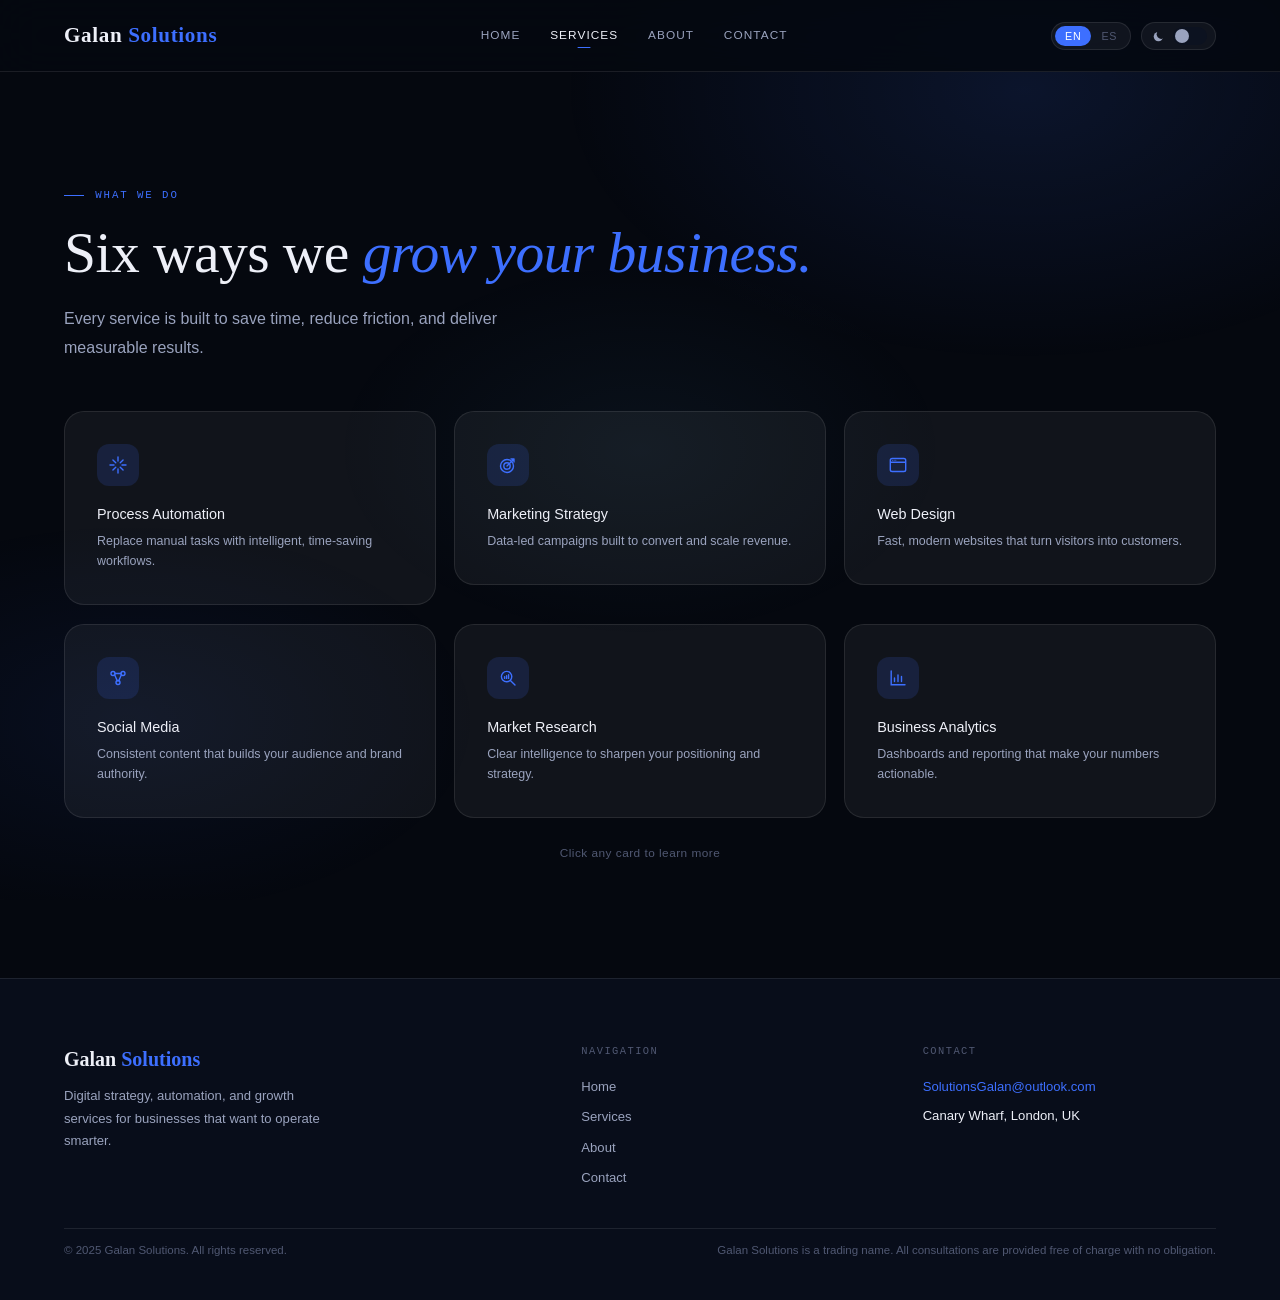
<file: services.html>
<!DOCTYPE html>
<html lang="en">
<head>
<meta charset="UTF-8"/>
<meta http-equiv="Content-Security-Policy" content="default-src 'self'; base-uri 'self'; object-src 'none'; frame-src 'none'; worker-src 'none'; manifest-src 'self'; script-src 'self'; style-src 'self' https://fonts.googleapis.com; font-src https://fonts.gstatic.com; img-src 'self'; connect-src 'self' https://docs.google.com; form-action 'self'; upgrade-insecure-requests; block-all-mixed-content"/>
<meta name="referrer" content="no-referrer"/>
<meta name="viewport" content="width=device-width, initial-scale=1.0"/>
<title>Galan Solutions — Think Digital. Scale Smarter.</title>
<meta name="description" content="Premium digital agency helping entrepreneurs automate operations, improve marketing, and scale through AI and technology. Based in London."/>
<meta name="keywords" content="digital agency, AI automation, web design, marketing, London, business growth"/>
<meta property="og:title" content="Galan Solutions — Think Digital. Scale Smarter."/>
<meta property="og:description" content="Empowering businesses with smart digital systems that save time, streamline operations, and allow owners to focus on growth."/>
<meta property="og:type" content="website"/>
<link rel="preconnect" href="https://fonts.googleapis.com"/>
<link rel="preconnect" href="https://fonts.gstatic.com" crossorigin/>
<link href="https://fonts.googleapis.com/css2?family=Cormorant+Garamond:ital,wght@0,300;0,400;0,600;1,300;1,400&family=DM+Sans:opsz,wght@9..40,300;9..40,400;9..40,500&family=DM+Mono:wght@300;400&display=swap" rel="stylesheet"/>
<link rel="stylesheet" href="styles.css"/>
<script src="theme-init.js"></script>
</head>
<body>

<div class="overlay" id="overlay"></div>

<!-- NAV -->
<header class="nav" id="nav" role="banner">
  <a href="./" class="nav-brand"><span class="nav-brand-text">Galan <b>Solutions</b></span></a>
  <nav class="nav-links" role="navigation" aria-label="Primary">
    <a href="./" class="nav-a" data-sec="home">Home</a>
    <a href="services.html" class="nav-a cur" data-sec="services">Services</a>
    <a href="about.html" class="nav-a" data-sec="about">About</a>
    <a href="contact.html" class="nav-a" data-sec="contact">Contact</a>
  </nav>
  <div class="nav-r">
    <div class="lang-sw" role="group" aria-label="Language">
      <button class="lbtn on" data-lang="en" aria-label="English">EN</button>
      <button class="lbtn" data-lang="es" aria-label="Español">ES</button>
    </div>
    <button class="theme-btn-wrap" id="theme-btn" aria-label="Toggle theme">
      <span class="theme-icon" aria-hidden="true">
        <svg class="icon-moon" width="14" height="14" viewBox="0 0 24 24" xmlns="http://www.w3.org/2000/svg"><defs><mask id="md"><rect width="24" height="24" fill="white"/><circle cx="16" cy="9" r="8" fill="black"/></mask></defs><circle cx="11" cy="13" r="8" fill="currentColor" mask="url(#md)"/></svg>
        <svg class="icon-sun" width="14" height="14" viewBox="0 0 14 14" fill="none"><circle cx="7" cy="7" r="2.5" stroke="currentColor" stroke-width="1.3"/><path d="M7 1v1.5M7 11.5V13M1 7h1.5M11.5 7H13M3.05 3.05l1.06 1.06M9.89 9.89l1.06 1.06M3.05 10.95l1.06-1.06M9.89 4.11l1.06-1.06" stroke="currentColor" stroke-width="1.3" stroke-linecap="round"/></svg>
      </span>
      <span class="theme-sw"></span>
    </button>
    <button class="ham" id="ham" aria-label="Open menu" aria-expanded="false">
      <span></span><span></span><span></span>
    </button>
  </div>
</header>

<div class="mob-nav" id="mob-nav">
  <a href="./" class="nav-a" data-sec="home">Home</a>
  <a href="services.html" class="nav-a cur" data-sec="services">Services</a>
  <a href="about.html" class="nav-a" data-sec="about">About</a>
  <a href="contact.html" class="nav-a" data-sec="contact">Contact</a>
  <div class="mob-ctrls">
    <div class="lang-sw">
      <button class="lbtn on" data-lang="en">EN</button>
      <button class="lbtn" data-lang="es">ES</button>
    </div>
    <button class="theme-btn-wrap" id="theme-btn-m" aria-label="Toggle theme">
      <span class="theme-icon" aria-hidden="true">
        <svg class="icon-moon" width="14" height="14" viewBox="0 0 24 24" xmlns="http://www.w3.org/2000/svg"><defs><mask id="mm"><rect width="24" height="24" fill="white"/><circle cx="16" cy="9" r="8" fill="black"/></mask></defs><circle cx="11" cy="13" r="8" fill="currentColor" mask="url(#mm)"/></svg>
        <svg class="icon-sun" width="14" height="14" viewBox="0 0 14 14" fill="none"><circle cx="7" cy="7" r="2.5" stroke="currentColor" stroke-width="1.3"/><path d="M7 1v1.5M7 11.5V13M1 7h1.5M11.5 7H13M3.05 3.05l1.06 1.06M9.89 9.89l1.06 1.06M3.05 10.95l1.06-1.06M9.89 4.11l1.06-1.06" stroke="currentColor" stroke-width="1.3" stroke-linecap="round"/></svg>
      </span>
      <span class="theme-sw"></span>
    </button>
  </div>
</div>

<main class="wrap">
<section class="sec anchor" id="services" aria-labelledby="svc-h">
  <div class="cnt">
    <div class="lbl rv" id="svc-lbl">What We Do</div>
    <h2 class="h2 rv d1" id="svc-h">Six ways we <em>grow your business.</em></h2>
    <p class="sub rv d2" id="svc-p">Every service is built to save time, reduce friction, and deliver measurable results.</p>
    <div class="svc-grid">

      <article class="card svc-card rv d1" aria-expanded="false">
        <div class="svc-ico"><svg width="20" height="20" viewBox="0 0 20 20" fill="none"><path d="M10 2v4M10 14v4M2 10h4M14 10h4M4.93 4.93l2.83 2.83M12.24 12.24l2.83 2.83M4.93 15.07l2.83-2.83M12.24 7.76l2.83-2.83" stroke="currentColor" stroke-width="1.4" stroke-linecap="round"/></svg></div>
        <div class="svc-name" id="s0n">Process Automation</div>
        <div class="svc-short" id="s0s">Replace manual tasks with intelligent, time-saving workflows.</div>
        <div class="svc-exp"><div class="svc-detail" id="s0d">We identify your most repetitive processes and automate them from start to finish. CRM updates, email sequences, document handling and reporting are all handled by software, freeing your team to focus on what actually matters.</div><span class="svc-tag" id="s0t">AI · Automation · Efficiency</span></div>
      </article>

      <article class="card svc-card rv d2" aria-expanded="false">
        <div class="svc-ico"><svg width="20" height="20" viewBox="0 0 20 20" fill="none"><circle cx="9" cy="11" r="6.5" stroke="currentColor" stroke-width="1.4"/><circle cx="9" cy="11" r="3.2" stroke="currentColor" stroke-width="1.4"/><path d="M9 11l7-7M13 4h3v3" stroke="currentColor" stroke-width="1.4" stroke-linecap="round" stroke-linejoin="round"/></svg></div>
        <div class="svc-name" id="s1n">Marketing Strategy</div>
        <div class="svc-short" id="s1s">Data-led campaigns built to convert and scale revenue.</div>
        <div class="svc-exp"><div class="svc-detail" id="s1d">We design and manage full-funnel marketing strategies grounded in data. Audience research, paid media, email marketing and conversion optimisation are all tied to clear KPIs and monthly reporting, so you always know what is working.</div><span class="svc-tag" id="s1t">Paid Media · Funnels · Growth</span></div>
      </article>

      <article class="card svc-card rv d3" aria-expanded="false">
        <div class="svc-ico"><svg width="20" height="20" viewBox="0 0 20 20" fill="none"><rect x="2.3" y="3.5" width="15.4" height="13" rx="1.8" stroke="currentColor" stroke-width="1.4"/><path d="M2.3 7.2h15.4" stroke="currentColor" stroke-width="1.4"/><circle cx="4.4" cy="5.35" r="0.5" fill="currentColor"/><circle cx="6.1" cy="5.35" r="0.5" fill="currentColor"/><circle cx="7.8" cy="5.35" r="0.5" fill="currentColor"/></svg></div>
        <div class="svc-name" id="s2n">Web Design</div>
        <div class="svc-short" id="s2s">Fast, modern websites that turn visitors into customers.</div>
        <div class="svc-exp"><div class="svc-detail" id="s2d">We build websites from strategy through to launch, covering UX, visual design and development. Every site is mobile-first, SEO-optimised and performance-tuned, whether it is a landing page or a full platform.</div><span class="svc-tag" id="s2t">UX · Development · SEO</span></div>
      </article>

      <article class="card svc-card rv d1" aria-expanded="false">
        <div class="svc-ico"><svg width="20" height="20" viewBox="0 0 20 20" fill="none"><circle cx="5" cy="5.5" r="2" stroke="currentColor" stroke-width="1.4"/><circle cx="15" cy="5.5" r="2" stroke="currentColor" stroke-width="1.4"/><circle cx="10" cy="14.5" r="2" stroke="currentColor" stroke-width="1.4"/><path d="M6.6 6.7l2.7 6.2M13.4 6.7l-2.7 6.2M7 5.5h6" stroke="currentColor" stroke-width="1.4" stroke-linecap="round"/></svg></div>
        <div class="svc-name" id="s3n">Social Media</div>
        <div class="svc-short" id="s3s">Consistent content that builds your audience and brand authority.</div>
        <div class="svc-exp"><div class="svc-detail" id="s3d">We manage your social presence from start to finish, covering content calendars, creative production, scheduling and community management across Instagram, LinkedIn, TikTok and X. You stay visible without the overhead.</div><span class="svc-tag" id="s3t">Content · Brand · Community</span></div>
      </article>

      <article class="card svc-card rv d2" aria-expanded="false">
        <div class="svc-ico"><svg width="20" height="20" viewBox="0 0 20 20" fill="none"><circle cx="8.6" cy="8.6" r="5.2" stroke="currentColor" stroke-width="1.4"/><path d="M12.4 12.4L17 17" stroke="currentColor" stroke-width="1.4" stroke-linecap="round"/><path d="M6.6 10.4v-1.6M8.6 10.4v-2.6M10.6 10.4v-3.6" stroke="currentColor" stroke-width="1.4" stroke-linecap="round"/></svg></div>
        <div class="svc-name" id="s4n">Market Research</div>
        <div class="svc-short" id="s4s">Clear intelligence to sharpen your positioning and strategy.</div>
        <div class="svc-exp"><div class="svc-detail" id="s4d">We deliver structured competitor and market analysis, identifying gaps, trends and positioning opportunities. Outputs include written reports, pricing benchmarks and customer persona profiles, designed to inform real decisions.</div><span class="svc-tag" id="s4t">Intelligence · Research · Strategy</span></div>
      </article>

      <article class="card svc-card rv d3" aria-expanded="false">
        <div class="svc-ico"><svg width="20" height="20" viewBox="0 0 20 20" fill="none"><path d="M3.2 3v13.8h13.8" stroke="currentColor" stroke-width="1.4" stroke-linecap="round"/><path d="M6.5 13.5V10M10 13.5V7M13.5 13.5V8.5" stroke="currentColor" stroke-width="1.4" stroke-linecap="round"/></svg></div>
        <div class="svc-name" id="s5n">Business Analytics</div>
        <div class="svc-short" id="s5s">Dashboards and reporting that make your numbers actionable.</div>
        <div class="svc-exp"><div class="svc-detail" id="s5d">We build custom analytics frameworks and live dashboards connected to your existing tools. Revenue, CAC, churn and conversion rates are surfaced clearly so you can act quickly, with no spreadsheet archaeology required.</div><span class="svc-tag" id="s5t">Dashboards · KPIs · Reporting</span></div>
      </article>

    </div>
    <p class="svc-hint" id="svc-hint">Click any card to learn more</p>
  </div>
</section>
</main>

<!-- FOOTER -->
<footer role="contentinfo">
  <div class="ft-in">
    <div>
      <div class="ft-brand">Galan <b>Solutions</b></div>
      <p class="ft-tag" id="ft-tag">Digital strategy, automation, and growth services for businesses that want to operate smarter.</p>
    </div>
    <div>
      <div class="ft-col-title" id="ft-nav-title">Navigation</div>
      <nav class="ft-links" aria-label="Footer navigation">
        <a href="./" class="ft-lnk" id="ft1">Home</a>
        <a href="services.html" class="ft-lnk" id="ft2">Services</a>
        <a href="about.html" class="ft-lnk" id="ft3">About</a>
        <a href="contact.html" class="ft-lnk" id="ft4">Contact</a>
      </nav>
    </div>
    <div>
      <div class="ft-col-title" id="ft-contact-title">Contact</div>
      <div class="ft-contact-item"><a href="mailto:SolutionsGalan@outlook.com">SolutionsGalan@outlook.com</a></div>
      <div class="ft-contact-item mt-045" id="ft-loc">Canary Wharf, London, UK</div>
    </div>
  </div>
  <hr class="ft-divider"/>
  <div class="ft-bot">
    <span id="ft-copy">© 2025 Galan Solutions. All rights reserved.</span>
    <span class="ft-disclaimer" id="ft-disclaimer">Galan Solutions is a trading name. All consultations are provided free of charge with no obligation.</span>
  </div>
</footer>

<script src="app.js" defer></script>
</body>
</html>
</file>
<file: styles.css>
.nav-brand{display:inline-flex;align-items:center;gap:10px;text-decoration:none}.nav-logo{height:28px;width:auto;display:block;border-radius:6px;flex-shrink:0}@view-transition{navigation:auto}::view-transition-old(root){animation:.18s ease both gs-fout}::view-transition-new(root){animation:.26s ease both gs-fin}@keyframes gs-fout{to{opacity:0}}@keyframes gs-fin{from{opacity:0}}
:root {
--bg:#05080f; --bg2:#080d1a; --bg3:#0c1220;
--card:rgba(255,255,255,.05); --cardh:rgba(255,255,255,.08);
--glass:rgba(5,8,15,.88);
--t1:#eef0f8; --t2:#9aa3be; --t3:#505872;
--acc:#3d6fff; --acc2:#6dc8ff;
--accS:rgba(61,111,255,.15); --accG:rgba(61,111,255,.25);
--bdr:rgba(255,255,255,.09); --bdrH:rgba(61,111,255,.4);
--sh1:0 2px 12px rgba(0,0,0,.35); --sh2:0 8px 32px rgba(0,0,0,.55); --sh3:0 24px 64px rgba(0,0,0,.65);
--r1:8px; --r2:14px; --r3:20px; --r4:28px;
--nh:72px;
--eOut:cubic-bezier(.16,1,.3,1); --eSpr:cubic-bezier(.34,1.56,.64,1); --eSm:cubic-bezier(.4,0,.2,1);
--fD:'Cormorant Garamond',Georgia,serif;
--fB:'DM Sans',sans-serif;
--fM:'DM Mono',monospace;
}
[data-theme="light"]{
--bg:#f5f8ff; --bg2:#edf2ff; --bg3:#e4ecff;
--card:#ffffff; --cardh:#ffffff;
--glass:#edf2ffee;
--t1:#06112e; --t2:#354080; --t3:#7080b0;
--acc:#1a48e0; --accS:rgba(26,72,224,.08); --accG:rgba(26,72,224,.2);
--bdr:rgba(26,72,224,.12); --bdrH:rgba(26,72,224,.35);
--sh1:0 2px 8px rgba(26,72,224,.07); --sh2:0 8px 28px rgba(26,72,224,.11); --sh3:0 20px 56px rgba(26,72,224,.15);
}
*,*::before,*::after{box-sizing:border-box;margin:0;padding:0}
html{font-size:16px;scroll-behavior:smooth;-webkit-font-smoothing:antialiased;text-rendering:optimizeLegibility}
body{font-family:var(--fB);background:var(--bg);color:var(--t1);line-height:1.6;overflow-x:hidden;transition:background .4s var(--eSm),color .4s var(--eSm)}

body::before{
content:'';position:fixed;inset:0;z-index:-1;
background:
radial-gradient(ellipse 60% 50% at 80% 10%, rgba(61,111,255,.12) 0%, transparent 60%),
radial-gradient(ellipse 50% 40% at 10% 80%, rgba(61,111,255,.07) 0%, transparent 55%),
radial-gradient(ellipse 40% 35% at 50% 50%, rgba(109,200,255,.05) 0%, transparent 60%);
animation:bg-shift 12s ease-in-out infinite alternate;
pointer-events:none;
}
[data-theme="light"] body::before{
background:
radial-gradient(ellipse 60% 50% at 80% 10%, rgba(26,72,224,.08) 0%, transparent 60%),
radial-gradient(ellipse 50% 40% at 10% 80%, rgba(26,72,224,.05) 0%, transparent 55%),
radial-gradient(ellipse 40% 35% at 50% 50%, rgba(26,72,224,.04) 0%, transparent 60%);
}
@keyframes bg-shift{
0% { opacity:.8; }
33% { opacity:1; }
66% { opacity:.9; }
100%{ opacity:1; }
}
a{text-decoration:none;color:inherit}
button{cursor:pointer;border:none;background:none;font-family:inherit}
ul{list-style:none}
::selection{background:var(--accS);color:var(--t1)}
::-webkit-scrollbar{width:4px}
::-webkit-scrollbar-track{background:transparent}
::-webkit-scrollbar-thumb{background:var(--bdr);border-radius:2px}
::-webkit-scrollbar-thumb:hover{background:var(--acc)}

/* NAV */
.nav{position:fixed;top:0;left:0;right:0;height:var(--nh);z-index:1000;display:flex;align-items:center;padding:0 clamp(1.25rem,5vw,4rem);background:var(--glass);backdrop-filter:blur(22px) saturate(180%);-webkit-backdrop-filter:blur(22px) saturate(180%);border-bottom:1px solid var(--bdr);transition:background .4s}
[data-theme="light"] .nav{background:#edf2ffee;backdrop-filter:blur(22px)}
.nav-brand{font-family:var(--fD);font-size:1.32rem;font-weight:600;letter-spacing:.03em;flex-shrink:0;transition:opacity .2s}
.nav-brand:hover{opacity:.7}
.nav-brand b{color:var(--acc);font-weight:600}
.nav-links{display:flex;align-items:center;gap:.1rem;margin:0 auto}
.nav-a{font-size:.74rem;font-weight:400;letter-spacing:.09em;text-transform:uppercase;color:var(--t2);padding:.45rem .88rem;border-radius:var(--r1);transition:color .2s;position:relative}
.nav-a::after{content:'';position:absolute;bottom:4px;left:50%;transform:translateX(-50%) scaleX(0);width:13px;height:1.5px;background:var(--acc);border-radius:1px;transition:transform .25s var(--eOut)}
.nav-a:hover{color:var(--t1)}
.nav-a:hover::after,.nav-a.cur::after{transform:translateX(-50%) scaleX(1)}
.nav-a.cur{color:var(--t1)}
.nav-r{display:flex;align-items:center;gap:.6rem;flex-shrink:0}
.lang-sw{display:flex;background:var(--card);border:1px solid var(--bdr);border-radius:100px;padding:3px}
.lang-sw:hover{border-color:var(--bdrH)}
.lbtn{font-size:.67rem;font-weight:500;letter-spacing:.07em;text-transform:uppercase;color:var(--t3);padding:4px 10px;border-radius:100px;transition:all .2s var(--eOut)}
.lbtn.on{background:var(--acc);color:#fff}
.theme-btn-wrap{display:none;align-items:center;gap:.45rem;background:var(--card);border:1px solid var(--bdr);border-radius:100px;padding:4px 8px 4px 10px;transition:border-color .2s,background .2s;flex-shrink:0}
.theme-btn-wrap:hover{border-color:var(--bdrH);background:var(--cardh)}
.nav-r .theme-btn-wrap{display:flex}
.mob-ctrls .theme-btn-wrap{display:flex}
.theme-icon{display:flex;align-items:center;color:var(--t2);transition:color .3s}
.theme-icon .icon-sun{display:none}
.theme-icon .icon-moon{display:block}
[data-theme="light"] .theme-icon .icon-sun{display:block}
[data-theme="light"] .theme-icon .icon-moon{display:none}
[data-theme="light"] .theme-icon{color:var(--acc)}
.theme-sw{width:34px;height:18px;background:var(--bg3);border-radius:100px;position:relative;transition:background .3s var(--eOut);flex-shrink:0;display:block;border:none}
.theme-sw::after{content:'';position:absolute;top:2px;left:2px;width:14px;height:14px;border-radius:50%;background:var(--t2);transition:transform .3s var(--eSpr),background .3s}
[data-theme="light"] .theme-sw{background:var(--accS)}
[data-theme="light"] .theme-sw::after{transform:translateX(16px);background:var(--acc)}
.ham{display:none;flex-direction:column;gap:5px;padding:8px;border-radius:var(--r1)}
.ham:hover{background:var(--card)}
.ham span{display:block;width:22px;height:1.5px;background:var(--t1);border-radius:1px;transition:all .3s var(--eOut);transform-origin:center}
.ham.open span:nth-child(1){transform:translateY(6.5px) rotate(45deg)}
.ham.open span:nth-child(2){opacity:0;transform:scaleX(0)}
.ham.open span:nth-child(3){transform:translateY(-6.5px) rotate(-45deg)}
.mob-nav{position:fixed;top:var(--nh);left:0;right:0;background:var(--glass);backdrop-filter:blur(24px);-webkit-backdrop-filter:blur(24px);border-bottom:1px solid var(--bdr);padding:1.5rem clamp(1.25rem,5vw,4rem);display:flex;flex-direction:column;gap:.2rem;transform:translateY(-110%);opacity:0;transition:transform .4s var(--eOut),opacity .3s;pointer-events:none;z-index:999}
[data-theme="light"] .mob-nav{background:#edf2ffee}
.mob-nav.open{transform:translateY(0);opacity:1;pointer-events:all}
.mob-nav .nav-a{font-size:.93rem;padding:.7rem 1rem;letter-spacing:.04em}
.mob-ctrls{display:flex;align-items:center;gap:1rem;margin-top:1rem;padding-top:1rem;border-top:1px solid var(--bdr)}

/* LAYOUT */
.wrap{padding-top:var(--nh)}
.sec{padding:clamp(4.5rem,9vw,8rem) clamp(1.25rem,5vw,4rem)}
.cnt{max-width:1180px;margin:0 auto;width:100%}
.lbl{font-family:var(--fM);font-size:.67rem;letter-spacing:.18em;text-transform:uppercase;color:var(--acc);margin-bottom:1.1rem;display:flex;align-items:center;gap:.7rem}
.lbl::before{content:'';display:inline-block;width:20px;height:1px;background:var(--acc)}
.h2{font-family:var(--fD);font-size:clamp(2.2rem,4.5vw,3.8rem);font-weight:300;line-height:1.07;letter-spacing:-.01em;color:var(--t1);margin-bottom:1.3rem}
.h2 em{font-style:italic;color:var(--acc)}
.sub{font-size:1rem;color:var(--t2);max-width:520px;line-height:1.82}
.sec-div{height:1px;background:var(--bdr);margin:2rem 0}

/* BUTTONS */
.btn{display:inline-flex;align-items:center;gap:.55rem;padding:.82rem 1.65rem;border-radius:100px;font-family:var(--fB);font-size:.79rem;font-weight:500;letter-spacing:.07em;text-transform:uppercase;transition:all .25s var(--eOut);white-space:nowrap}
.btn:active{transform:scale(.98)}
.btn-p{background:var(--acc);color:#fff;box-shadow:0 4px 20px var(--accG)}
.btn-p:hover{box-shadow:0 8px 32px var(--accG),0 0 0 1px rgba(61,111,255,.45);transform:translateY(-1px)}
.btn-o{background:transparent;color:var(--t1);border:1px solid var(--bdr)}
.btn-o:hover{border-color:var(--bdrH);background:var(--accS);color:var(--acc)}
.btn-g{background:transparent;color:var(--t2)}
.btn-g:hover{color:var(--t1)}

/* CARDS */
.card{background:var(--card);border:1px solid var(--bdr);border-radius:var(--r3);padding:2rem;transition:all .3s var(--eOut);position:relative;overflow:hidden}
.card::before{content:'';position:absolute;inset:0;border-radius:var(--r3);background:radial-gradient(500px circle at var(--mx,50%) var(--my,50%),var(--accS),transparent 40%);opacity:0;transition:opacity .4s}
.card:hover{background:var(--cardh);border-color:var(--bdrH);transform:translateY(-2px);box-shadow:var(--sh2)}
.card:hover::before{opacity:1}
[data-theme="light"] .card{background:#fff;border-color:rgba(26,72,224,.15)}
[data-theme="light"] .card:hover{background:#fff;box-shadow:var(--sh2)}

/* REVEAL */
.rv{opacity:0;transform:translateY(22px);transition:opacity .7s var(--eOut),transform .7s var(--eOut)}
.rv.in{opacity:1;transform:translateY(0)}
.d1{transition-delay:.1s}.d2{transition-delay:.2s}.d3{transition-delay:.3s}.d4{transition-delay:.4s}.d5{transition-delay:.5s}

/* OVERLAY */
.overlay{position:fixed;inset:0;background:var(--bg);z-index:9998;pointer-events:none;opacity:1;transition:opacity .5s var(--eSm)}
.overlay.gone{opacity:0}

/* HERO */
.hero{min-height:calc(100vh - var(--nh));display:flex;align-items:center;padding:clamp(3.5rem,8vw,7rem) clamp(1.25rem,5vw,4rem);position:relative;overflow:hidden;background:radial-gradient(ellipse 80% 60% at 70% 20%, #1a3a7a 0%, #080d1a 55%, #05080f 100%)}
[data-theme="light"] .hero{background:linear-gradient(135deg,#edf2ff 0%,#f5f8ff 60%,#e8f0ff 100%)}
.hero-bg{position:absolute;inset:0;pointer-events:none;z-index:0}
.orb{position:absolute;border-radius:50%;filter:blur(80px);opacity:.22;animation:drift 14s ease-in-out infinite}
.o1{width:540px;height:540px;background:radial-gradient(circle,#3d6fff,transparent 70%);top:-170px;right:-70px}
.o2{width:360px;height:360px;background:radial-gradient(circle,#6dc8ff,transparent 70%);bottom:-70px;left:4%;animation-delay:-5s;opacity:.1}
.o3{width:270px;height:270px;background:radial-gradient(circle,#3d6fff,transparent 70%);top:42%;left:28%;animation-delay:-9s;opacity:.07}
.o4{width:700px;height:700px;background:radial-gradient(circle,#1e4daa,transparent 65%);top:-20%;left:-15%;animation-delay:-3s;opacity:.06;animation-duration:20s}
@keyframes drift{0%,100%{transform:translate(0,0) scale(1)}33%{transform:translate(17px,-24px) scale(1.04)}66%{transform:translate(-11px,17px) scale(.97)}}
.hero::after{content:'';position:absolute;inset:0;background:radial-gradient(ellipse 50% 40% at 30% 80%,rgba(61,111,255,.07),transparent 70%);animation:breathe 8s ease-in-out infinite;pointer-events:none;z-index:0}
@keyframes breathe{0%,100%{opacity:.6;transform:scale(1)}50%{opacity:1;transform:scale(1.08)}}
.hero-in{max-width:1180px;margin:0 auto;width:100%;position:relative;z-index:1}
.hero-eye{display:inline-flex;align-items:center;gap:.7rem;font-family:var(--fM);font-size:.69rem;letter-spacing:.18em;text-transform:uppercase;color:var(--acc);margin-bottom:1.8rem;opacity:0;transform:translateY(13px);animation:fup .8s var(--eOut) .2s forwards}
.hero-eye::before{content:'';display:block;width:26px;height:1px;background:var(--acc)}
.hero-h{font-family:var(--fD);font-size:clamp(3rem,8vw,7rem);font-weight:300;line-height:.93;letter-spacing:-.025em;color:var(--t1);margin-bottom:1.85rem;opacity:0;transform:translateY(22px);animation:fup .9s var(--eOut) .35s forwards}
.hero-h em{font-style:italic;background:linear-gradient(135deg,var(--acc),var(--acc2));-webkit-background-clip:text;-webkit-text-fill-color:transparent;background-clip:text}
.hero-p{font-size:clamp(.94rem,1.8vw,1.09rem);color:var(--t2);max-width:455px;line-height:1.82;margin-bottom:2.75rem;opacity:0;transform:translateY(17px);animation:fup .9s var(--eOut) .5s forwards}
.hero-btns{display:flex;align-items:center;flex-wrap:wrap;gap:.85rem;opacity:0;transform:translateY(13px);animation:fup .8s var(--eOut) .65s forwards}
.scroll-hint{position:absolute;bottom:2.5rem;left:50%;transform:translateX(-50%);display:flex;flex-direction:column;align-items:center;gap:.45rem;opacity:0;animation:fup .8s var(--eOut) 1.1s forwards;z-index:1}
.scroll-lbl{font-family:var(--fM);font-size:.61rem;letter-spacing:.15em;text-transform:uppercase;color:var(--t3)}
.scroll-line{width:1px;height:36px;background:linear-gradient(to bottom,var(--acc),transparent);animation:pulse 2s ease-in-out infinite}
@keyframes pulse{0%,100%{opacity:.4}50%{opacity:1}}
@keyframes fup{to{opacity:1;transform:translateY(0)}}

/* TRUST STRIP */
.trust-strip{background:var(--bg2);border-top:1px solid var(--bdr);border-bottom:1px solid var(--bdr);padding:1.6rem clamp(1.25rem,5vw,4rem)}
[data-theme="light"] .trust-strip{background:#edf2ff}
.trust-in{max-width:1180px;margin:0 auto;display:flex;align-items:center;justify-content:center;gap:0;flex-wrap:wrap}
.trust-item{display:flex;align-items:center;gap:.65rem;font-size:.82rem;color:var(--t2);padding:.5rem 2.5rem;letter-spacing:.01em;line-height:1.4}
.trust-item svg{color:var(--acc);flex-shrink:0}
.trust-sep{width:1px;height:24px;background:var(--bdr);flex-shrink:0}
@media(max-width:680px){
.trust-sep{display:none}
.trust-item{padding:.4rem 1rem;font-size:.78rem}
}

/* SERVICES */
.svc-grid{display:grid;grid-template-columns:repeat(3,1fr);gap:1.15rem;margin-top:3rem;align-items:start}
.svc-card{cursor:pointer;user-select:none;align-self:start}
.svc-card.open{background:var(--cardh);border-color:var(--bdrH);box-shadow:var(--sh2)}
.svc-ico{width:42px;height:42px;background:var(--accS);border-radius:12px;display:flex;align-items:center;justify-content:center;color:var(--acc);margin-bottom:1.1rem;transition:background .2s,transform .2s}
.svc-card:hover .svc-ico,.svc-card.open .svc-ico{background:var(--acc);color:#fff;transform:scale(1.04)}
.svc-name{font-size:.9rem;font-weight:500;color:var(--t1);margin-bottom:.38rem}
.svc-short{font-size:.78rem;color:var(--t2);line-height:1.6}
.svc-exp{max-height:0;overflow:hidden;transition:max-height .45s var(--eOut),opacity .35s,margin .35s;opacity:0;margin-top:0}
.svc-card.open .svc-exp{max-height:240px;opacity:1;margin-top:.82rem}
.svc-detail{font-size:.78rem;color:var(--t2);line-height:1.72;padding-top:.82rem;border-top:1px solid var(--bdr)}
.svc-tag{display:inline-block;margin-top:.65rem;font-family:var(--fM);font-size:.63rem;letter-spacing:.1em;text-transform:uppercase;color:var(--acc);background:var(--accS);padding:.28rem .7rem;border-radius:100px}
.svc-hint{text-align:center;font-size:.74rem;color:var(--t3);margin-top:1.6rem;letter-spacing:.04em}

/* WHY CARDS — collapsed state */
.why-grid .svc-card{text-align:center;padding:2.2rem 1.8rem}
.why-grid .svc-name{font-family:var(--fD);font-size:1.35rem;font-weight:300;letter-spacing:-.01em;color:var(--t1);margin-bottom:.6rem;line-height:1.2}
.why-grid .svc-short{font-size:.8rem;color:var(--t3);line-height:1.65;max-width:220px;margin:0 auto}
.why-grid .svc-card::after{content:'';display:block;width:28px;height:1px;background:var(--bdr);margin:.85rem auto 0;transition:opacity .3s,width .3s var(--eOut)}
.why-grid .svc-card.open::after{opacity:0;width:0}
.why-grid .svc-exp{text-align:left}
.why-grid .svc-card.open .svc-name{color:var(--acc)}

/* ABOUT */
.intro-g{display:grid;grid-template-columns:1fr 1fr;gap:5rem;align-items:center}
.float-cards{position:relative;height:340px}
.fc{position:absolute;background:var(--card);border:1px solid var(--bdr);border-radius:var(--r2);padding:1.35rem;transition:transform .35s var(--eOut)}
.fc:nth-child(1){top:0;left:0;width:255px;box-shadow:var(--sh2)}
.fc:nth-child(2){top:70px;right:0;width:238px;box-shadow:var(--sh3)}
.fc:nth-child(3){bottom:8px;left:28px;width:228px;box-shadow:var(--sh1)}
.float-cards:hover .fc:nth-child(1){transform:translate(-5px,-5px)}
.float-cards:hover .fc:nth-child(2){transform:translate(5px,5px)}
.float-cards:hover .fc:nth-child(3){transform:translate(-3px,7px)}
.fc-ico{width:32px;height:32px;background:var(--accS);border-radius:var(--r1);display:flex;align-items:center;justify-content:center;color:var(--acc);font-size:.9rem;margin-bottom:.65rem}
.fc-t{font-size:.8rem;font-weight:500;color:var(--t1);margin-bottom:.22rem}
.fc-d{font-size:.7rem;color:var(--t3);line-height:1.55}
.fc-n{font-family:var(--fD);font-size:1.45rem;font-weight:300;color:var(--acc);margin-top:.38rem}
.why-g{display:grid;grid-template-columns:repeat(2,1fr);gap:1.15rem;margin-top:2.5rem}
.why-card{display:flex;gap:1rem;align-items:flex-start}
.why-ico{width:36px;height:36px;background:var(--accS);border-radius:var(--r1);display:flex;align-items:center;justify-content:center;color:var(--acc);flex-shrink:0;transition:background .2s}
.why-card:hover .why-ico{background:var(--acc);color:#fff}
.why-grid{grid-template-columns:repeat(2,1fr)}
@media(max-width:680px){.why-grid{grid-template-columns:1fr}}

/* CONTACT */
.contact-g{display:grid;grid-template-columns:1fr 1.4fr;gap:5rem;align-items:start}
.c-item{display:flex;gap:.9rem;align-items:flex-start;margin-bottom:1.5rem}
.c-ico{width:38px;height:38px;background:var(--accS);border-radius:var(--r1);display:flex;align-items:center;justify-content:center;color:var(--acc);flex-shrink:0}
.c-lt{font-size:.72rem;font-family:var(--fM);letter-spacing:.1em;text-transform:uppercase;color:var(--t3);margin-bottom:.2rem}
.c-lv{font-size:.88rem;color:var(--t1)}
.c-lv a{color:var(--acc);transition:opacity .2s}
.c-lv a:hover{opacity:.75}
.free-tag{display:inline-flex;align-items:center;gap:.48rem;padding:.45rem 1rem;border-radius:100px;font-size:.73rem;font-weight:500;background:var(--accS);color:var(--acc);border:1px solid rgba(61,111,255,.2);margin-bottom:2rem}
.form{display:flex;flex-direction:column;gap:1.1rem}
.field{position:relative}
.field input,.field textarea{width:100%;background:var(--card);border:1px solid var(--bdr);border-radius:var(--r2);padding:1.35rem 1.2rem .7rem;font-family:var(--fB);font-size:.86rem;color:var(--t1);outline:none;transition:border-color .25s,background .25s,box-shadow .25s;resize:none;line-height:1.5}
[data-theme="light"] .field input,[data-theme="light"] .field textarea{background:#fff;color:#06112e}
.field textarea{min-height:120px;padding-top:1.5rem}
.field input::placeholder,.field textarea::placeholder{color:transparent}
.field input:focus,.field textarea:focus{border-color:var(--acc);background:var(--cardh);box-shadow:0 0 0 3px var(--accS)}
.field label{position:absolute;top:1.05rem;left:1.2rem;font-size:.78rem;color:var(--t3);pointer-events:none;transition:all .2s var(--eOut);transform-origin:left;white-space:nowrap}
.field input:focus~label,.field input:not(:placeholder-shown)~label,
.field textarea:focus~label,.field textarea:not(:placeholder-shown)~label{transform:translateY(-1.45rem) scale(.78);color:var(--acc);background:var(--bg);padding:0 .28rem;left:1rem}
[data-theme="light"] .field input:focus~label,[data-theme="light"] .field input:not(:placeholder-shown)~label,
[data-theme="light"] .field textarea:focus~label,[data-theme="light"] .field textarea:not(:placeholder-shown)~label{background:var(--bg)}
.sub-btn{width:100%;padding:.95rem;border-radius:var(--r2);background:var(--acc);color:#fff;font-family:var(--fB);font-size:.86rem;font-weight:500;letter-spacing:.07em;text-transform:uppercase;cursor:pointer;transition:all .25s var(--eOut);box-shadow:0 4px 20px var(--accG)}
.sub-btn:hover{transform:translateY(-1px);box-shadow:0 8px 32px var(--accG)}
.sub-btn:active{transform:scale(.99)}
.form-ok{display:none;text-align:center;padding:2.8rem 2rem;border:1px solid var(--bdrH);border-radius:var(--r3);background:var(--accS)}
.form-ok.show{display:block}
.form-ok-ico{font-size:2.4rem;margin-bottom:.9rem}
.form-ok-t{font-family:var(--fD);font-size:1.55rem;font-weight:300;color:var(--t1);margin-bottom:.45rem}
.form-ok-d{font-size:.86rem;color:var(--t2)}

/* FOOTER */
footer{padding:4rem clamp(1.25rem,5vw,4rem) 2.5rem;border-top:1px solid var(--bdr);background:var(--bg2)}
[data-theme="light"] footer{background:#edf2ff}
.ft-in{max-width:1180px;margin:0 auto;display:grid;grid-template-columns:1.6fr 1fr 1fr;gap:3rem;align-items:start}
.ft-brand{font-family:var(--fD);font-size:1.25rem;font-weight:600;margin-bottom:.65rem}
.ft-brand b{color:var(--acc);font-weight:600}
.ft-tag{font-size:.82rem;color:var(--t2);max-width:280px;line-height:1.7;margin-top:.5rem}
.ft-col-title{font-family:var(--fM);font-size:.65rem;letter-spacing:.14em;text-transform:uppercase;color:var(--t3);margin-bottom:1rem}
.ft-links{display:flex;flex-direction:column;gap:.6rem}
.ft-lnk{font-size:.82rem;color:var(--t2);transition:color .2s}
.ft-lnk:hover{color:var(--t1)}
.ft-contact-item{font-size:.82rem;color:var(t2);line-height:1.7}
.ft-contact-item a{color:var(--acc);transition:opacity .2s}
.ft-contact-item a:hover{opacity:.75}
.ft-divider{max-width:1180px;margin:2.5rem auto 0;border:none;border-top:1px solid var(--bdr)}
.ft-bot{max-width:1180px;margin:.75rem auto 0;display:flex;justify-content:space-between;font-size:.72rem;color:var(--t3);flex-wrap:wrap;gap:.75rem;align-items:center}
.ft-disclaimer{font-size:.72rem;color:var(--t3)}

/* LIGHT MODE OVERRIDES */
[data-theme="light"] body{background:#f5f8ff}
[data-theme="light"] .wrap{background:#f5f8ff}
[data-theme="light"] #services{background:#f5f8ff}
[data-theme="light"] #contact{background:#f5f8ff}
[data-theme="light"] .lang-sw{background:#fff;border-color:rgba(26,72,224,.18)}
[data-theme="light"] .theme-btn-wrap{background:#fff;border-color:rgba(26,72,224,.18)}
[data-theme="light"] .theme-sw{background:#e4ecff}
[data-theme="light"] .ham span{background:var(--t1)}
[data-theme="light"] .card{background:#fff;border-color:rgba(26,72,224,.15)}
[data-theme="light"] .card:hover{background:#fafcff;box-shadow:var(--sh2)}
[data-theme="light"] .svc-card.open{background:#fafcff;border-color:var(--bdrH)}
[data-theme="light"] .fc{background:#fff;border-color:rgba(26,72,224,.15)}
[data-theme="light"] .form-ok{background:#eef4ff;border-color:var(--bdrH)}
[data-theme="light"] .free-tag{background:#eef4ff;border-color:rgba(26,72,224,.2)}
[data-theme="light"] .svc-tag{background:#eef4ff}
[data-theme="light"] .trust-item svg{color:var(--acc)}
[data-theme="light"] .orb{opacity:.06}
.anchor{scroll-margin-top:calc(var(--nh) + 12px)}
.about-sec{background:var(--bg2)}
[data-theme="light"] .about-sec{background:#edf2ff}

/* RESPONSIVE */
@media(max-width:900px){
.intro-g{grid-template-columns:1fr;gap:2.5rem}
.float-cards{display:none}
.svc-grid{grid-template-columns:repeat(2,1fr)}
.why-g{grid-template-columns:1fr}
.contact-g{grid-template-columns:1fr;gap:3rem}
.ft-in{grid-template-columns:1fr 1fr;gap:2rem}
}
@media(max-width:680px){
.nav-links,.nav-r .lang-sw,.nav-r .theme-btn-wrap{display:none}
.ham{display:flex}
.svc-grid{grid-template-columns:1fr}
.hero-h{font-size:clamp(2.6rem,11vw,3.8rem)}
.ft-in{grid-template-columns:1fr}
.ft-bot{flex-direction:column;align-items:flex-start}
}
@media(max-width:380px){
:root{--nh:62px}
}

/* Utility + form-hardening classes (replace former inline style= attributes) */
.mt-4r{margin-top:4rem}
.mt-045{margin-top:.45rem}
.fs-why{font-size:clamp(1.75rem,3.5vw,2.75rem)}
.spacer-2r{height:2rem}
.opt-hint{font-size:.7rem;opacity:.6}
.hp{position:absolute;left:-9999px;top:-9999px;width:1px;height:1px;overflow:hidden}
.form-err{margin-top:.75rem;font-size:.82rem;color:#ff6b6b}
[data-theme="light"] .form-err{color:#c81e1e}

/* AI INSIGHTS */
.insights-grid{display:grid;grid-template-columns:1fr 1fr;gap:1.25rem;margin-top:3rem}
.chart-hd{font-size:.86rem;font-weight:500;color:var(--t1);margin-bottom:.3rem}
.chart-sh{font-family:var(--fM);font-size:.62rem;letter-spacing:.08em;text-transform:uppercase;color:var(--t3);line-height:1.5}
.insight-quote{margin-top:3.5rem;padding:2rem 2.5rem;border-left:2px solid var(--acc);background:var(--accS);border-radius:0 var(--r2) var(--r2) 0}
.insight-quote blockquote{font-family:var(--fD);font-size:1.18rem;font-weight:300;font-style:italic;color:var(--t1);line-height:1.72;margin-bottom:.9rem}
.insight-quote cite{font-size:.73rem;color:var(--t3);font-style:normal;line-height:1.6;display:block}
.insight-quote cite em{font-style:italic}
.ctext{fill:#9aa3be}
.ctextd{fill:#505872}
.cgrid{stroke:rgba(255,255,255,.08)}
.caxis{stroke:rgba(255,255,255,.2)}
[data-theme="light"] .ctext{fill:#354080}
[data-theme="light"] .ctextd{fill:#7080b0}
[data-theme="light"] .cgrid{stroke:rgba(26,72,224,.1)}
[data-theme="light"] .caxis{stroke:rgba(26,72,224,.3)}
@media(max-width:820px){.insights-grid{grid-template-columns:1fr}}
</file>
